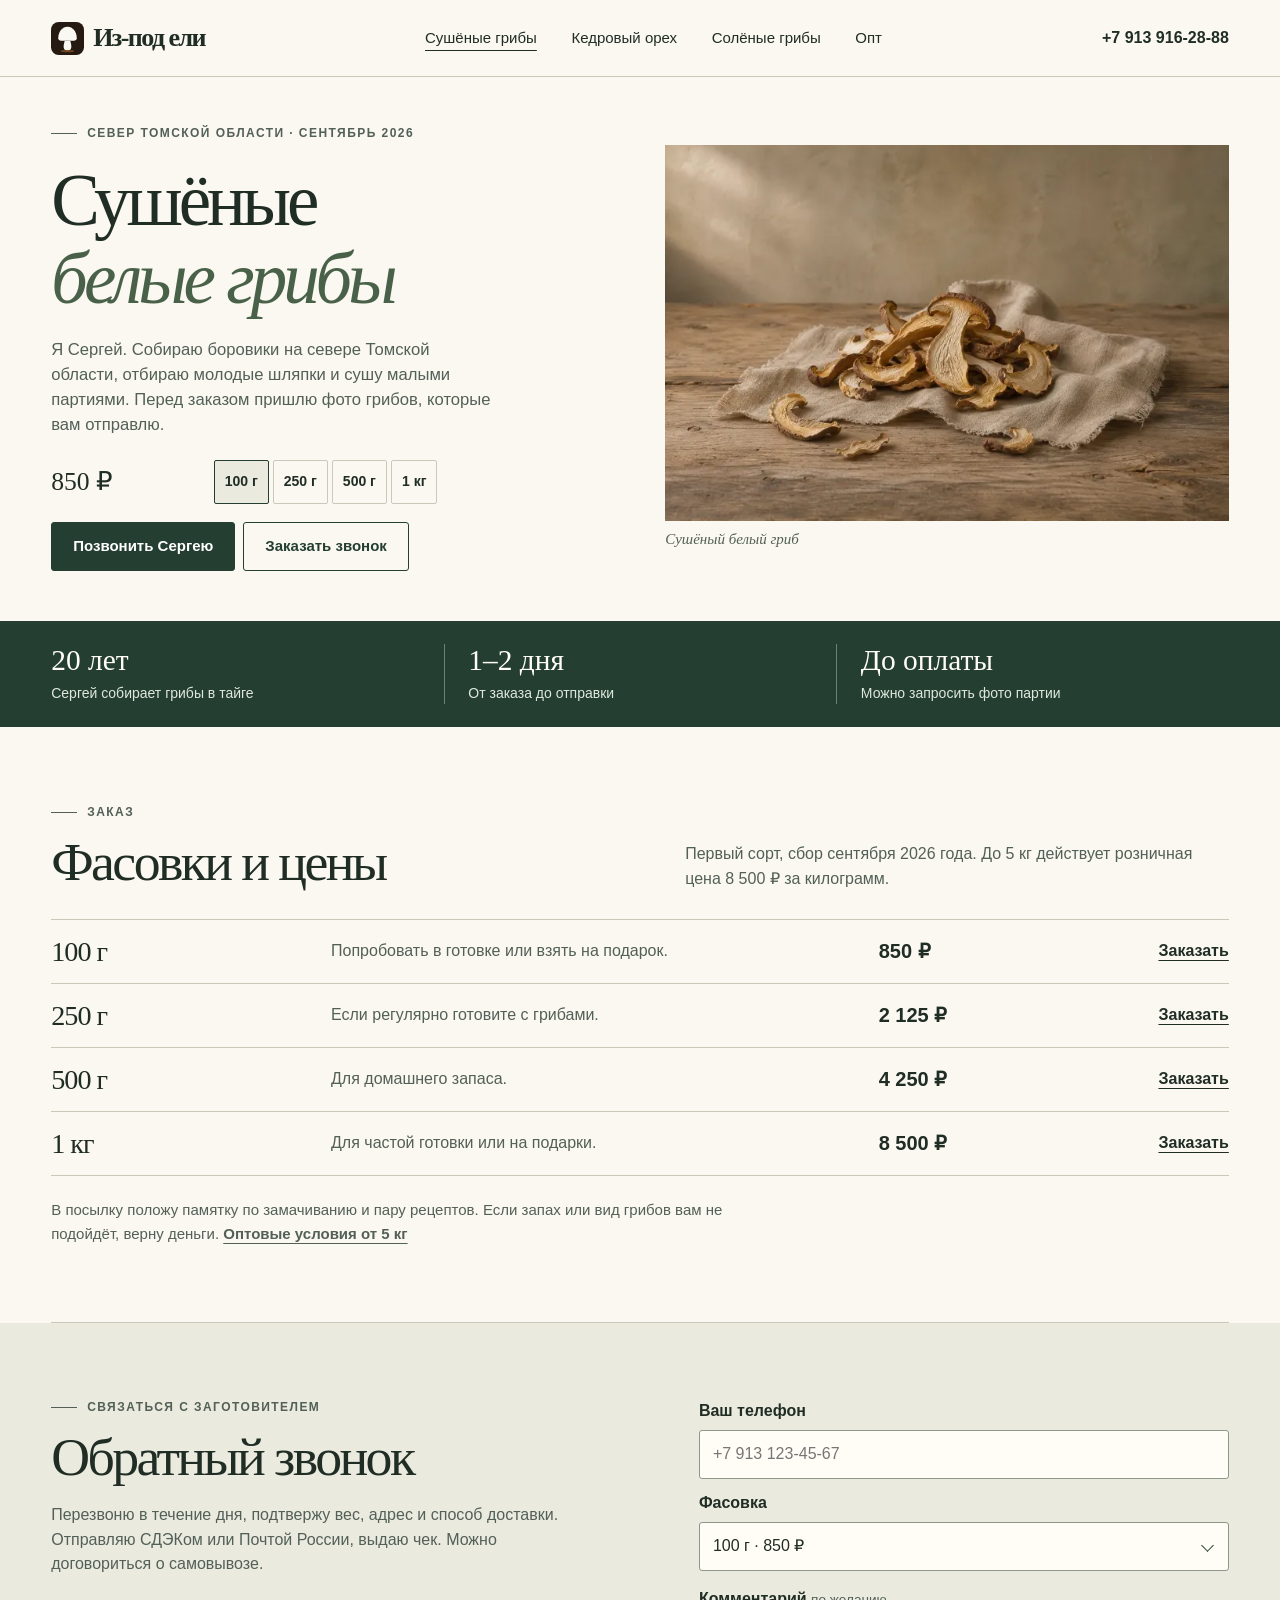
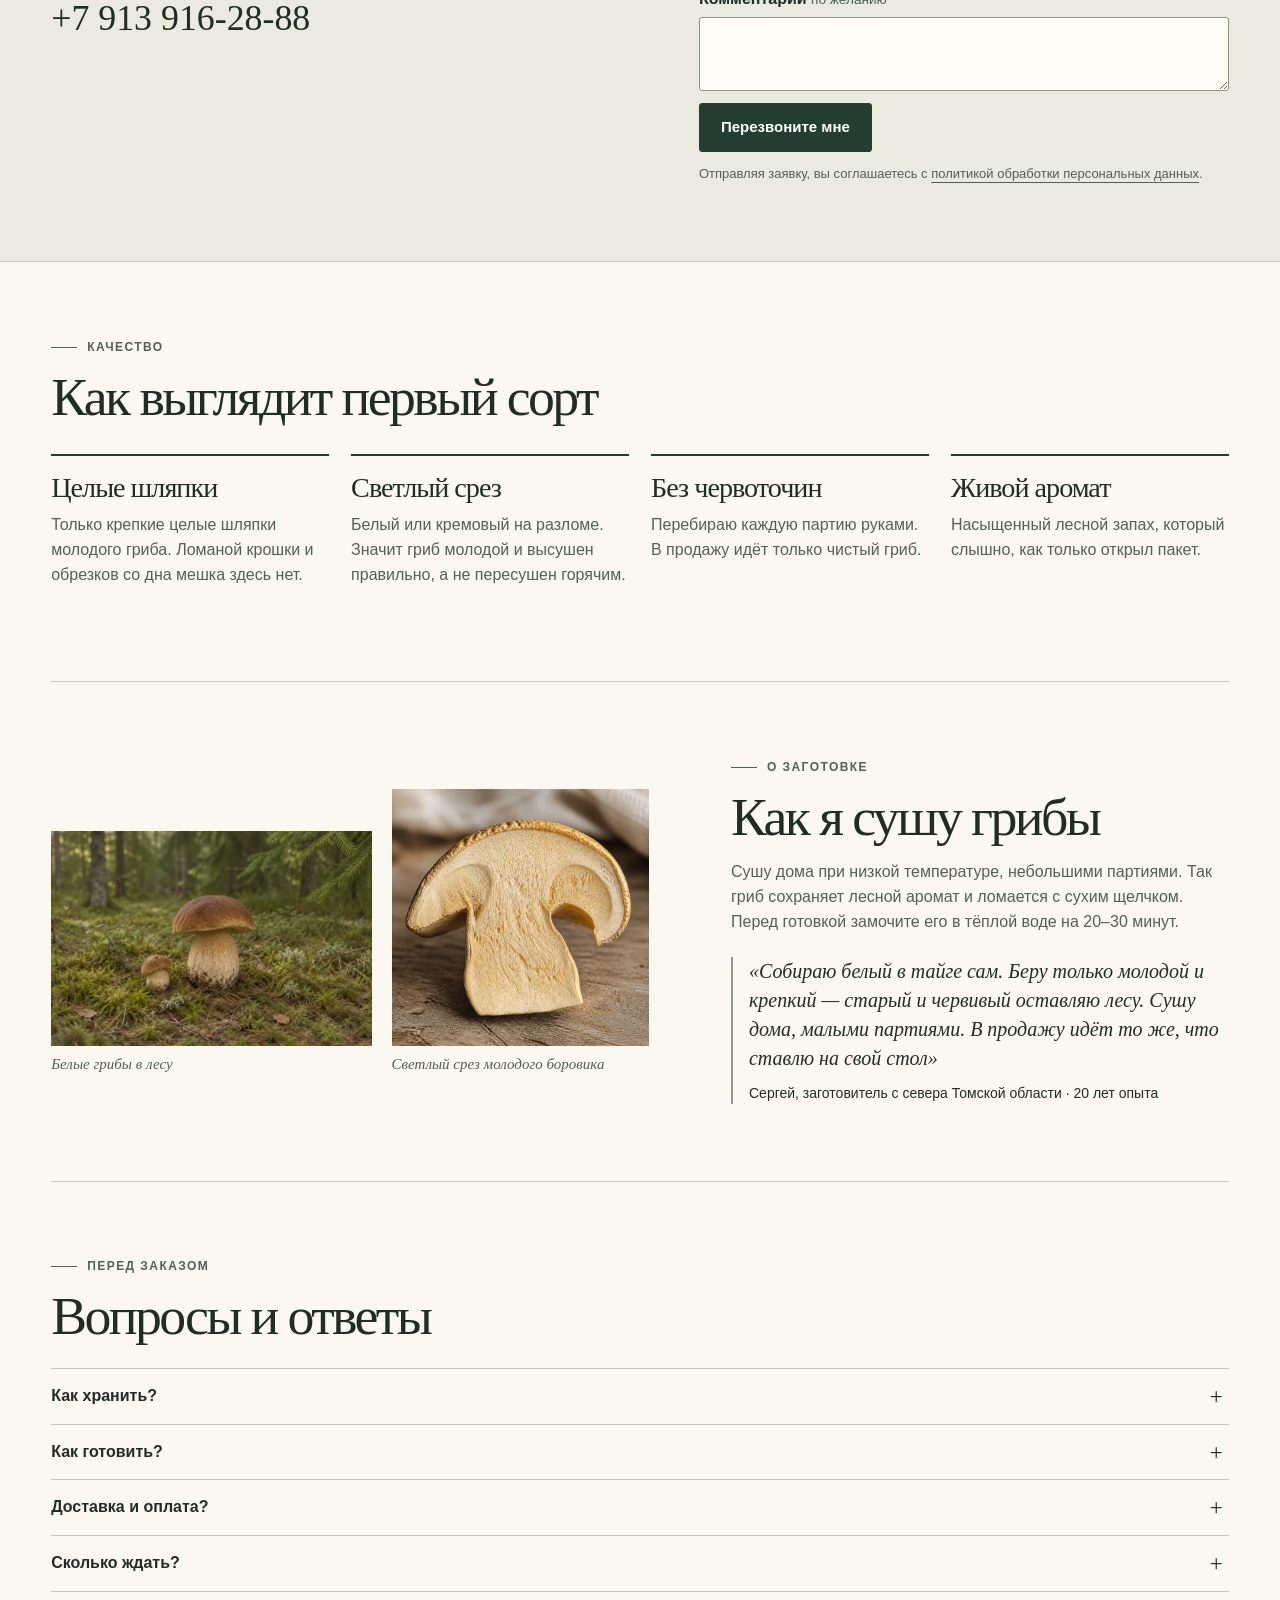
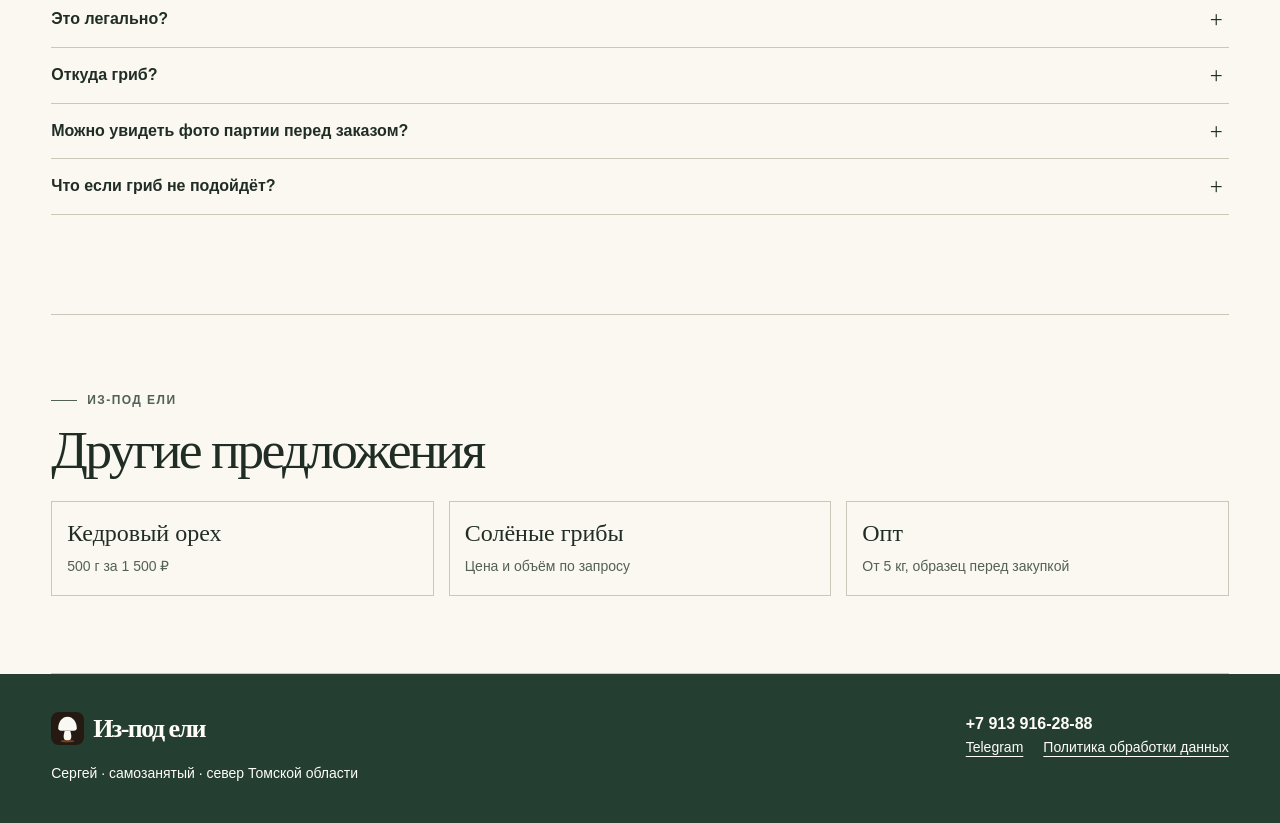
<file: index.html>
<!doctype html>
<html lang="ru">
  <head>
    <meta charset="utf-8" />
    <meta
      name="viewport"
      content="width=device-width,initial-scale=1,viewport-fit=cover"
    />
    <title>
      Сушёные белые грибы из Томской области — от 850 ₽ за 100 г | Из-под ели
    </title>
    <meta
      name="description"
      content="Белые грибы первого сорта от Сергея, сбор сентября 2026 года. 100 г за 850 ₽. Фото партии до оплаты, отправка по России за 1–2 дня. Заказ по телефону."
    />
    <link rel="canonical" href="https://taiga.borozdov.ru/" />
    <meta name="theme-color" content="#243e32" />
    <meta name="yandex-verification" content="80f947e774535d84" />
    <meta property="og:type" content="website" />
    <meta property="og:locale" content="ru_RU" />
    <meta property="og:site_name" content="Из-под ели" />
    <meta
      property="og:title"
      content="Сушёные белые грибы из Томской области — от 850 ₽ за 100 г | Из-под ели"
    />
    <meta
      property="og:description"
      content="Белые грибы первого сорта от Сергея, сбор сентября 2026 года. 100 г за 850 ₽. Фото партии до оплаты, отправка по России за 1–2 дня. Заказ по телефону."
    />
    <meta property="og:url" content="https://taiga.borozdov.ru/" />
    <meta
      property="og:image"
      content="https://taiga.borozdov.ru/assets/porcini-dried.webp"
    />
    <meta name="twitter:card" content="summary_large_image" />
    <meta
      name="twitter:title"
      content="Сушёные белые грибы из Томской области — от 850 ₽ за 100 г | Из-под ели"
    />
    <meta
      name="twitter:description"
      content="Белые грибы первого сорта от Сергея, сбор сентября 2026 года. 100 г за 850 ₽. Фото партии до оплаты, отправка по России за 1–2 дня. Заказ по телефону."
    />
    <meta
      name="twitter:image"
      content="https://taiga.borozdov.ru/assets/porcini-dried.webp"
    />
    <link rel="icon" href="/assets/favicon.svg" />
    <link rel="apple-touch-icon" href="/assets/apple-touch-icon.png" />
    <link rel="stylesheet" href="/assets/store.css?v=20261121-2" />
    <script type="module" src="/assets/store.js?v=20261121-2"></script>
    <script type="application/ld+json">
      {
        "@context": "https://schema.org",
        "@graph": [
          {
            "@type": "Store",
            "@id": "https://taiga.borozdov.ru/#business",
            "name": "Из-под ели",
            "description": "Дикий сушёный белый гриб ручного сбора, сбор в сентябре 2026 года. Розничная продажа от 100 г.",
            "url": "https://taiga.borozdov.ru/",
            "image": "https://taiga.borozdov.ru/assets/porcini-dried.webp",
            "priceRange": "850 - 8500 RUB",
            "areaServed": "RU",
            "address": {
              "@type": "PostalAddress",
              "addressRegion": "Томская область",
              "addressCountry": "RU"
            },
            "telephone": "+79139162888",
            "sameAs": ["https://t.me/Borozdov13"]
          },
          {
            "@type": "Product",
            "name": "Сушёный белый гриб, 100 г",
            "description": "Дикий сушёный белый гриб ручного сбора, сбор в сентябре 2026 года. Минимальный заказ, попробовать в готовке или на подарок.",
            "image": "https://taiga.borozdov.ru/assets/product-sacks.webp",
            "sku": "grib-100g",
            "brand": {
              "@type": "Brand",
              "name": "Из-под ели"
            },
            "offers": {
              "@type": "Offer",
              "url": "https://taiga.borozdov.ru/#buy",
              "priceCurrency": "RUB",
              "price": "850",
              "availability": "https://schema.org/InStock",
              "itemCondition": "https://schema.org/NewCondition",
              "seller": {
                "@id": "https://taiga.borozdov.ru/#business"
              }
            }
          },
          {
            "@type": "Product",
            "name": "Сушёный белый гриб, 250 г",
            "description": "Дикий сушёный белый гриб ручного сбора, сбор в сентябре 2026 года. Для тех, кто готовит регулярно.",
            "image": "https://taiga.borozdov.ru/assets/product-sacks.webp",
            "sku": "grib-250g",
            "brand": {
              "@type": "Brand",
              "name": "Из-под ели"
            },
            "offers": {
              "@type": "Offer",
              "url": "https://taiga.borozdov.ru/#buy",
              "priceCurrency": "RUB",
              "price": "2125",
              "availability": "https://schema.org/InStock",
              "itemCondition": "https://schema.org/NewCondition",
              "seller": {
                "@id": "https://taiga.borozdov.ru/#business"
              }
            }
          },
          {
            "@type": "Product",
            "name": "Сушёный белый гриб, 500 г",
            "description": "Дикий сушёный белый гриб ручного сбора, сбор в сентябре 2026 года. Для домашних запасов, хватает надолго.",
            "image": "https://taiga.borozdov.ru/assets/product-sacks.webp",
            "sku": "grib-500g",
            "brand": {
              "@type": "Brand",
              "name": "Из-под ели"
            },
            "offers": {
              "@type": "Offer",
              "url": "https://taiga.borozdov.ru/#buy",
              "priceCurrency": "RUB",
              "price": "4250",
              "availability": "https://schema.org/InStock",
              "itemCondition": "https://schema.org/NewCondition",
              "seller": {
                "@id": "https://taiga.borozdov.ru/#business"
              }
            }
          },
          {
            "@type": "Product",
            "name": "Сушёный белый гриб, 1 кг",
            "description": "Дикий сушёный белый гриб ручного сбора, сбор в сентябре 2026 года. Активным кулинарам и в подарок.",
            "image": "https://taiga.borozdov.ru/assets/product-sacks.webp",
            "sku": "grib-1kg",
            "brand": {
              "@type": "Brand",
              "name": "Из-под ели"
            },
            "offers": {
              "@type": "Offer",
              "url": "https://taiga.borozdov.ru/#buy",
              "priceCurrency": "RUB",
              "price": "8500",
              "availability": "https://schema.org/InStock",
              "itemCondition": "https://schema.org/NewCondition",
              "seller": {
                "@id": "https://taiga.borozdov.ru/#business"
              }
            }
          },
          {
            "@type": "FAQPage",
            "mainEntity": [
              {
                "@type": "Question",
                "name": "Как хранить?",
                "acceptedAnswer": {
                  "@type": "Answer",
                  "text": "В сухом месте, в закрытой упаковке. При правильной сушке хранится до года без потери аромата."
                }
              },
              {
                "@type": "Question",
                "name": "Как готовить?",
                "acceptedAnswer": {
                  "@type": "Answer",
                  "text": "Замочить в тёплой воде на 20–30 минут, затем как свежие — в суп, ризотто, соус. Настой не выливать, в нём много вкуса."
                }
              },
              {
                "@type": "Question",
                "name": "Доставка и оплата?",
                "acceptedAnswer": {
                  "@type": "Answer",
                  "text": "Отправляю по России (СДЭК / Почта России). Оплата картой или при получении. Самовывоз — по договорённости."
                }
              },
              {
                "@type": "Question",
                "name": "Сколько ждать?",
                "acceptedAnswer": {
                  "@type": "Answer",
                  "text": "Отправляю в течение 1–2 дней после заказа."
                }
              },
              {
                "@type": "Question",
                "name": "Это легально?",
                "acceptedAnswer": {
                  "@type": "Answer",
                  "text": "Да. Собираю и сушу сам, оформлен как самозанятый, выдаю чек."
                }
              },
              {
                "@type": "Question",
                "name": "Откуда гриб?",
                "acceptedAnswer": {
                  "@type": "Answer",
                  "text": "Север Томской области, сбор в сентябре 2026 года. Знаю каждую партию."
                }
              },
              {
                "@type": "Question",
                "name": "Можно увидеть фото партии перед заказом?",
                "acceptedAnswer": {
                  "@type": "Answer",
                  "text": "Да, всегда пришлю свежие фото или видео текущей партии в Telegram — до оплаты."
                }
              },
              {
                "@type": "Question",
                "name": "Что если гриб не подойдёт?",
                "acceptedAnswer": {
                  "@type": "Answer",
                  "text": "Верну деньги без вопросов — для этого и есть минимальный заказ от 100 г, а не сразу килограмм."
                }
              }
            ]
          }
        ]
      }
    </script>
    <script type="text/javascript">
      (function (m, e, t, r, i, k, a) {
        m[i] =
          m[i] ||
          function () {
            (m[i].a = m[i].a || []).push(arguments);
          };
        m[i].l = 1 * new Date();
        for (var j = 0; j < document.scripts.length; j++) {
          if (document.scripts[j].src === r) {
            return;
          }
        }
        ((k = e.createElement(t)),
          (a = e.getElementsByTagName(t)[0]),
          (k.async = 1),
          (k.src = r),
          a.parentNode.insertBefore(k, a));
      })(
        window,
        document,
        "script",
        "https://mc.yandex.ru/metrika/tag.js?id=110874795",
        "ym",
      );

      ym(110874795, "init", {
        ssr: true,
        webvisor: true,
        clickmap: true,
        ecommerce: "dataLayer",
        referrer: document.referrer,
        url: location.href,
        accurateTrackBounce: true,
        trackLinks: true,
      });
    </script>
  </head>
  <body id="top">
    <noscript
      ><img
        src="https://mc.yandex.ru/watch/110874795"
        width="1"
        height="1"
        alt=""
    /></noscript>
    <header>
      <div class="wrap header-in">
        <a class="brand" href="/"
          ><img src="/assets/favicon.svg" alt="" width="33" height="33" />Из-под
          ели</a
        >
        <nav aria-label="Продукция">
          <a href="/" aria-current="page">Сушёные грибы</a
          ><a href="/kedr">Кедровый орех</a><a href="/salted">Солёные грибы</a
          ><a href="/opt">Опт</a>
        </nav>
        <a class="head-tel" href="tel:+79139162888">+7 913 916-28-88</a>
      </div>
    </header>
    <main>
      <section class="wrap hero">
        <div class="hero-text">
          <p class="eyebrow">Север Томской области · сентябрь 2026</p>
          <h1>Сушёные <em>белые грибы</em></h1>
          <p class="hero-copy">
            Я Сергей. Собираю боровики на севере Томской области, отбираю
            молодые шляпки и сушу малыми партиями. Перед заказом пришлю фото
            грибов, которые вам отправлю.
          </p>
          <div class="offer">
            <strong class="price" id="hero-price" aria-live="polite"
              >850 ₽</strong
            >
            <div class="packs" role="group" aria-label="Вес заказа">
              <button type="button" data-pack="100 г" aria-pressed="true">
                100 г</button
              ><button type="button" data-pack="250 г" aria-pressed="false">
                250 г</button
              ><button type="button" data-pack="500 г" aria-pressed="false">
                500 г</button
              ><button type="button" data-pack="1 кг" aria-pressed="false">
                1 кг
              </button>
            </div>
          </div>
          <div class="actions">
            <a class="btn primary" href="tel:+79139162888">Позвонить Сергею</a
            ><a class="btn" href="#request">Заказать звонок</a>
          </div>
        </div>
        <figure class="hero-photo">
          <img
            src="/assets/porcini-dried.webp"
            srcset="
              /assets/porcini-dried-mobile.webp  720w,
              /assets/porcini-dried.webp        1440w
            "
            sizes="(max-width:720px) 92vw, 46vw"
            width="1440"
            height="960"
            alt="Ломтики сушёных белых грибов на льняном полотне"
            fetchpriority="high"
            decoding="async"
          />
          <figcaption>Сушёный белый гриб</figcaption>
        </figure>
      </section>
      <div class="facts">
        <div class="wrap fact-grid">
          <div>
            <strong>20 лет</strong><span>Сергей собирает грибы в тайге</span>
          </div>
          <div><strong>1–2 дня</strong><span>От заказа до отправки</span></div>
          <div>
            <strong>До оплаты</strong><span>Можно запросить фото партии</span>
          </div>
        </div>
      </div>
      <section class="section wrap" id="buy">
        <div class="section-head">
          <div>
            <p class="eyebrow">Заказ</p>
            <h2>Фасовки и цены</h2>
          </div>
          <p>
            Первый сорт, сбор сентября 2026 года. До 5 кг действует розничная
            цена 8 500 ₽ за килограмм.
          </p>
        </div>
        <div class="price-list">
          <div class="price-row">
            <h3>100 г</h3>
            <span>Попробовать в готовке или взять на подарок.</span
            ><strong>850 ₽</strong
            ><a
              href="#request"
              data-order="100 г"
              aria-label="Заказать звонок, 100 г"
              >Заказать</a
            >
          </div>
          <div class="price-row">
            <h3>250 г</h3>
            <span>Если регулярно готовите с грибами.</span
            ><strong>2 125 ₽</strong
            ><a
              href="#request"
              data-order="250 г"
              aria-label="Заказать звонок, 250 г"
              >Заказать</a
            >
          </div>
          <div class="price-row">
            <h3>500 г</h3>
            <span>Для домашнего запаса.</span><strong>4 250 ₽</strong
            ><a
              href="#request"
              data-order="500 г"
              aria-label="Заказать звонок, 500 г"
              >Заказать</a
            >
          </div>
          <div class="price-row">
            <h3>1 кг</h3>
            <span>Для частой готовки или на подарки.</span
            ><strong>8 500 ₽</strong
            ><a
              href="#request"
              data-order="1 кг"
              aria-label="Заказать звонок, 1 кг"
              >Заказать</a
            >
          </div>
        </div>
        <p class="fine">
          В посылку положу памятку по замачиванию и пару рецептов. Если запах
          или вид грибов вам не подойдёт, верну деньги.
          <a class="text-link" href="/opt">Оптовые условия от 5 кг</a>
        </p>
      </section>
      <section class="section callback" id="request">
        <div class="wrap callback-grid">
          <div>
            <p class="eyebrow">Связаться с заготовителем</p>
            <h2>Обратный звонок</h2>
            <p class="intro">
              Перезвоню в течение дня, подтвержу вес, адрес и способ доставки.
              Отправляю СДЭКом или Почтой России, выдаю чек. Можно договориться
              о самовывозе.
            </p>
            <a class="large-tel" href="tel:+79139162888">+7 913 916-28-88</a>
          </div>
          <div>
            <form
              id="callback"
              method="post"
              data-source="retail"
              class="ym-hide-content"
              hidden
            >
              <label for="phone">Ваш телефон</label
              ><input
                id="phone"
                type="tel"
                name="phone"
                autocomplete="tel"
                inputmode="tel"
                maxlength="40"
                required
                class="ym-disable-keys"
                aria-describedby="phone-error"
                placeholder="+7 913 123-45-67"
              />
              <p id="phone-error" class="error" aria-live="polite"></p>
              <div class="weight-picker">
                <span class="field-label" id="weight-label">Фасовка</span>
                <details id="weight-picker">
                  <summary aria-labelledby="weight-label weight-current">
                    <span id="weight-current">100 г · 850 ₽</span>
                  </summary>
                  <div
                    class="weight-menu"
                    role="radiogroup"
                    aria-labelledby="weight-label"
                  >
                    <label class="weight-option"
                      ><input
                        type="radio"
                        name="interest"
                        value="100 г"
                        data-price="850 ₽"
                        checked
                      /><span>100 г</span
                      ><span class="option-price">850 ₽</span></label
                    >
                    <label class="weight-option"
                      ><input
                        type="radio"
                        name="interest"
                        value="250 г"
                        data-price="2 125 ₽"
                      /><span>250 г</span
                      ><span class="option-price">2 125 ₽</span></label
                    >
                    <label class="weight-option"
                      ><input
                        type="radio"
                        name="interest"
                        value="500 г"
                        data-price="4 250 ₽"
                      /><span>500 г</span
                      ><span class="option-price">4 250 ₽</span></label
                    >
                    <label class="weight-option"
                      ><input
                        type="radio"
                        name="interest"
                        value="1 кг"
                        data-price="8 500 ₽"
                      /><span>1 кг</span
                      ><span class="option-price">8 500 ₽</span></label
                    >
                  </div>
                </details>
              </div>

              <label for="msg">Комментарий <small>по желанию</small></label
              ><textarea
                class="ym-disable-keys"
                id="msg"
                name="msg"
                rows="2"
                maxlength="900"
              ></textarea>

              <button class="btn primary" type="submit">Перезвоните мне</button>
              <p class="fine">
                Отправляя заявку, вы соглашаетесь с
                <a href="/privacy">политикой обработки персональных данных</a>.
              </p>
            </form>
            <noscript
              ><p>
                Для заказа позвоните Сергею по указанному номеру.
              </p></noscript
            >
            <p id="form-status" role="status" tabindex="-1"></p>
          </div>
        </div>
      </section>
      <section class="section wrap" id="product">
        <p class="eyebrow">Качество</p>
        <h2>Как выглядит первый сорт</h2>
        <div class="feature-grid">
          <article class="feature">
            <h3>Целые шляпки</h3>
            <p>
              Только крепкие целые шляпки молодого гриба. Ломаной крошки и
              обрезков со дна мешка здесь нет.
            </p>
          </article>
          <article class="feature">
            <h3>Светлый срез</h3>
            <p>
              Белый или кремовый на разломе. Значит гриб молодой и высушен
              правильно, а не пересушен горячим.
            </p>
          </article>
          <article class="feature">
            <h3>Без червоточин</h3>
            <p>
              Перебираю каждую партию руками. В продажу идёт только чистый гриб.
            </p>
          </article>
          <article class="feature">
            <h3>Живой аромат</h3>
            <p>
              Насыщенный лесной запах, который слышно, как только открыл пакет.
            </p>
          </article>
        </div>
      </section>
      <section class="section wrap story" id="how">
        <div class="story-series">
          <figure class="story-photo">
            <img
              src="/assets/porcini-forest.webp"
              srcset="
                /assets/porcini-forest-mobile.webp  720w,
                /assets/porcini-forest.webp        1440w
              "
              sizes="(max-width:720px) 92vw, 46vw"
              width="1440"
              height="960"
              alt="Два молодых боровика во мху под елью"
              loading="lazy"
              decoding="async"
            />
            <figcaption>Белые грибы в лесу</figcaption>
          </figure>
          <figure class="story-photo">
            <img
              src="/assets/macro-srez.webp"
              srcset="
                /assets/macro-srez-mobile.webp  720w,
                /assets/macro-srez.webp        1254w
              "
              sizes="(max-width:720px) 92vw, 46vw"
              width="1254"
              height="1254"
              alt="Светлый срез молодого боровика"
              loading="lazy"
              decoding="async"
            />
            <figcaption>Светлый срез молодого боровика</figcaption>
          </figure>
        </div>
        <div>
          <p class="eyebrow">О заготовке</p>
          <h2>Как я сушу грибы</h2>
          <p>
            Сушу дома при низкой температуре, небольшими партиями. Так гриб
            сохраняет лесной аромат и ломается с сухим щелчком. Перед готовкой
            замочите его в тёплой воде на 20–30 минут.
          </p>
          <blockquote>
            «Собираю белый в тайге сам. Беру только молодой и крепкий — старый и
            червивый оставляю лесу. Сушу дома, малыми партиями. В продажу идёт
            то же, что ставлю на свой стол»<cite
              >Сергей, заготовитель с севера Томской области · 20 лет
              опыта</cite
            >
          </blockquote>
        </div>
      </section>
      <section class="section wrap">
        <p class="eyebrow">Перед заказом</p>
        <h2>Вопросы и ответы</h2>
        <div class="faq-list">
          <details>
            <summary>Как хранить?</summary>
            <p>
              В сухом месте, в закрытой упаковке. При правильной сушке хранится
              до года без потери аромата.
            </p>
          </details>
          <details>
            <summary>Как готовить?</summary>
            <p>
              Замочить в тёплой воде на 20–30 минут, затем как свежие — в суп,
              ризотто, соус. Настой не выливать, в нём много вкуса.
            </p>
          </details>
          <details>
            <summary>Доставка и оплата?</summary>
            <p>
              Отправляю по России (СДЭК / Почта России). Оплата картой или при
              получении. Самовывоз — по договорённости.
            </p>
          </details>
          <details>
            <summary>Сколько ждать?</summary>
            <p>Отправляю в течение 1–2 дней после заказа.</p>
          </details>
          <details>
            <summary>Это легально?</summary>
            <p>Да. Собираю и сушу сам, оформлен как самозанятый, выдаю чек.</p>
          </details>
          <details>
            <summary>Откуда гриб?</summary>
            <p>
              Север Томской области, сбор в сентябре 2026 года. Знаю каждую
              партию.
            </p>
          </details>
          <details>
            <summary>Можно увидеть фото партии перед заказом?</summary>
            <p>
              Да, всегда пришлю свежие фото или видео текущей партии в Telegram
              — до оплаты.
            </p>
          </details>
          <details>
            <summary>Что если гриб не подойдёт?</summary>
            <p>
              Верну деньги без вопросов — для этого и есть минимальный заказ от
              100 г, а не сразу килограмм.
            </p>
          </details>
        </div>
      </section>
      <section class="section wrap" id="wholesale">
        <p class="eyebrow">Из-под ели</p>
        <h2>Другие предложения</h2>
        <div class="related">
          <a href="/kedr"
            ><strong>Кедровый орех</strong><span>500 г за 1 500 ₽</span></a
          ><a href="/salted"
            ><strong>Солёные грибы</strong
            ><span>Цена и объём по запросу</span></a
          ><a href="/opt"
            ><strong>Опт</strong><span>От 5 кг, образец перед закупкой</span></a
          >
        </div>
      </section>
    </main>
    <footer>
      <div class="wrap foot">
        <div>
          <a class="brand" href="/"
            ><img
              src="/assets/favicon.svg"
              alt=""
              width="33"
              height="33"
            />Из-под ели</a
          >
          <p>Сергей · самозанятый · север Томской области</p>
        </div>
        <div>
          <a class="head-tel" href="tel:+79139162888">+7 913 916-28-88</a>
          <div class="foot-links">
            <a href="https://t.me/Borozdov13">Telegram</a
            ><a href="/privacy">Политика обработки данных</a>
          </div>
        </div>
      </div>
    </footer>
    <div class="mobile-actions" aria-label="Связаться с Сергеем">
      <a class="btn primary" href="tel:+79139162888">Позвонить</a
      ><a class="btn" href="#request">Заказать звонок</a>
    </div>
  </body>
</html>
</file>
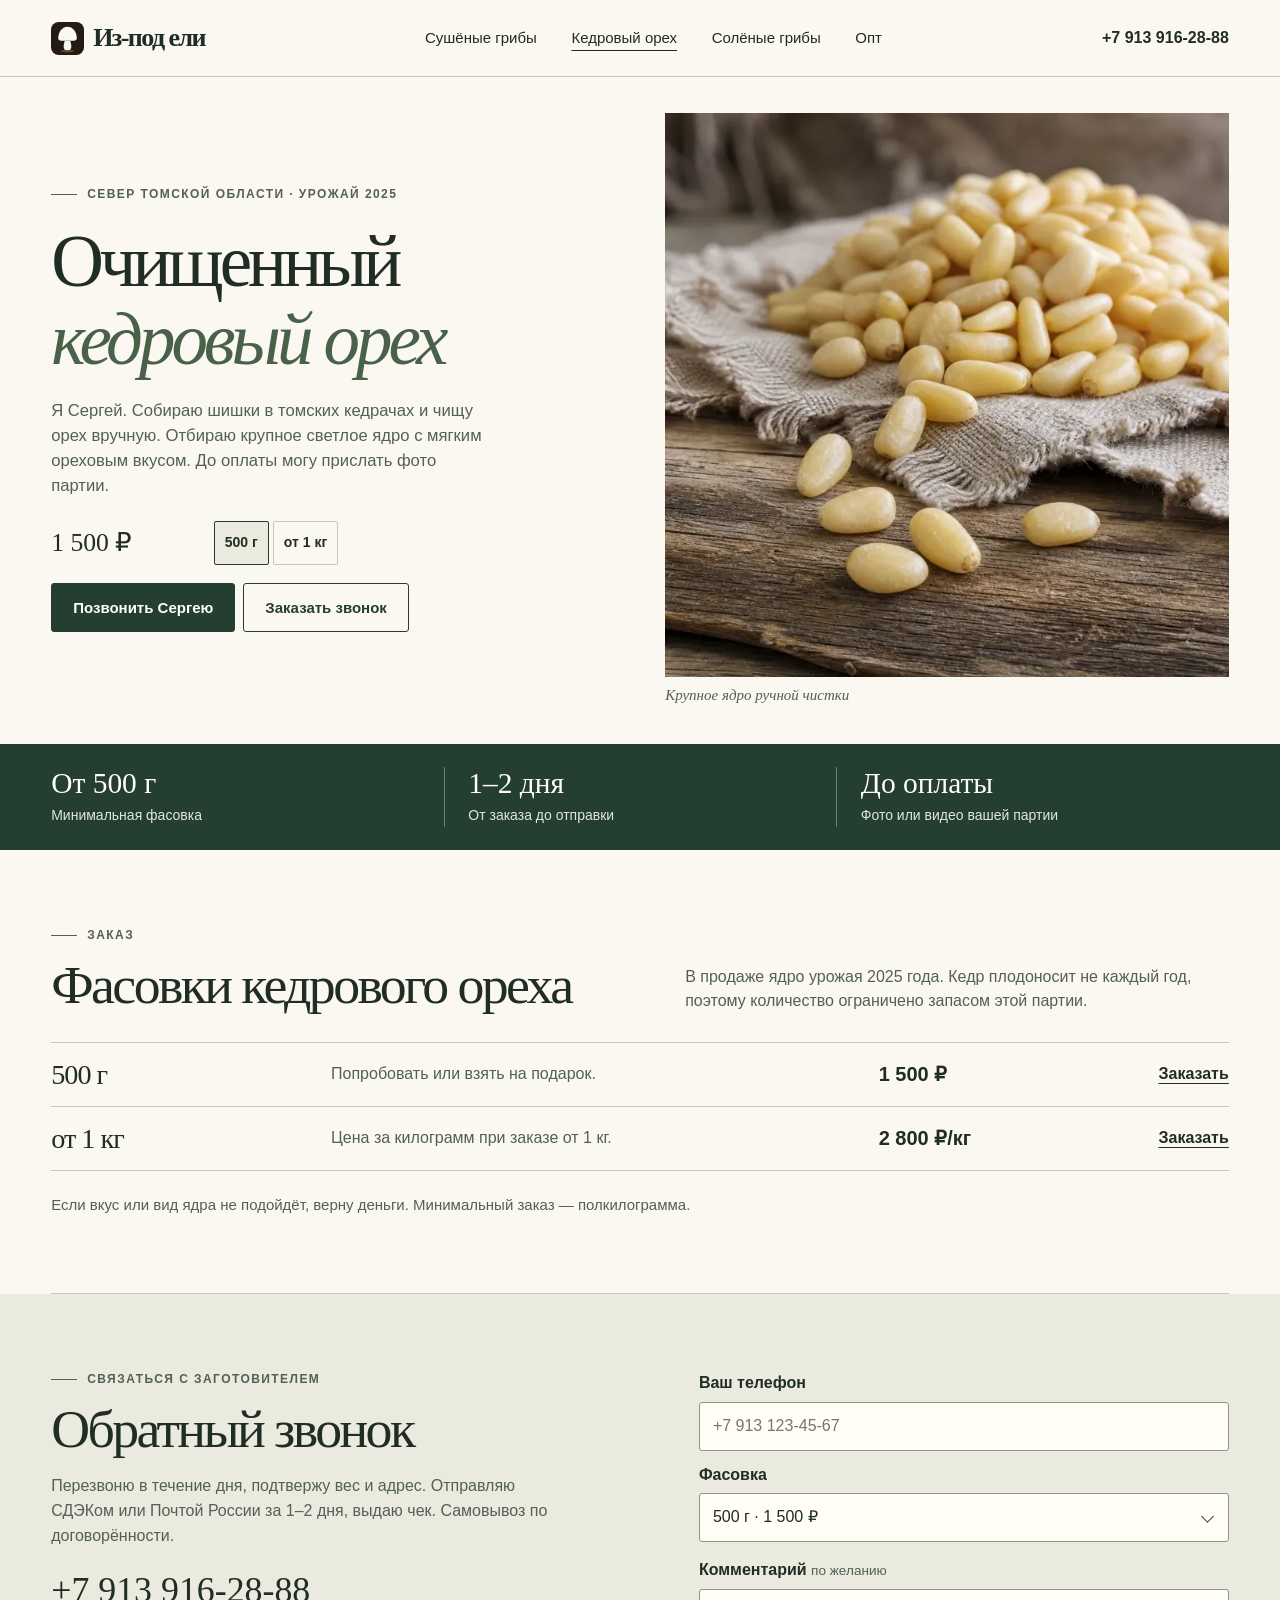
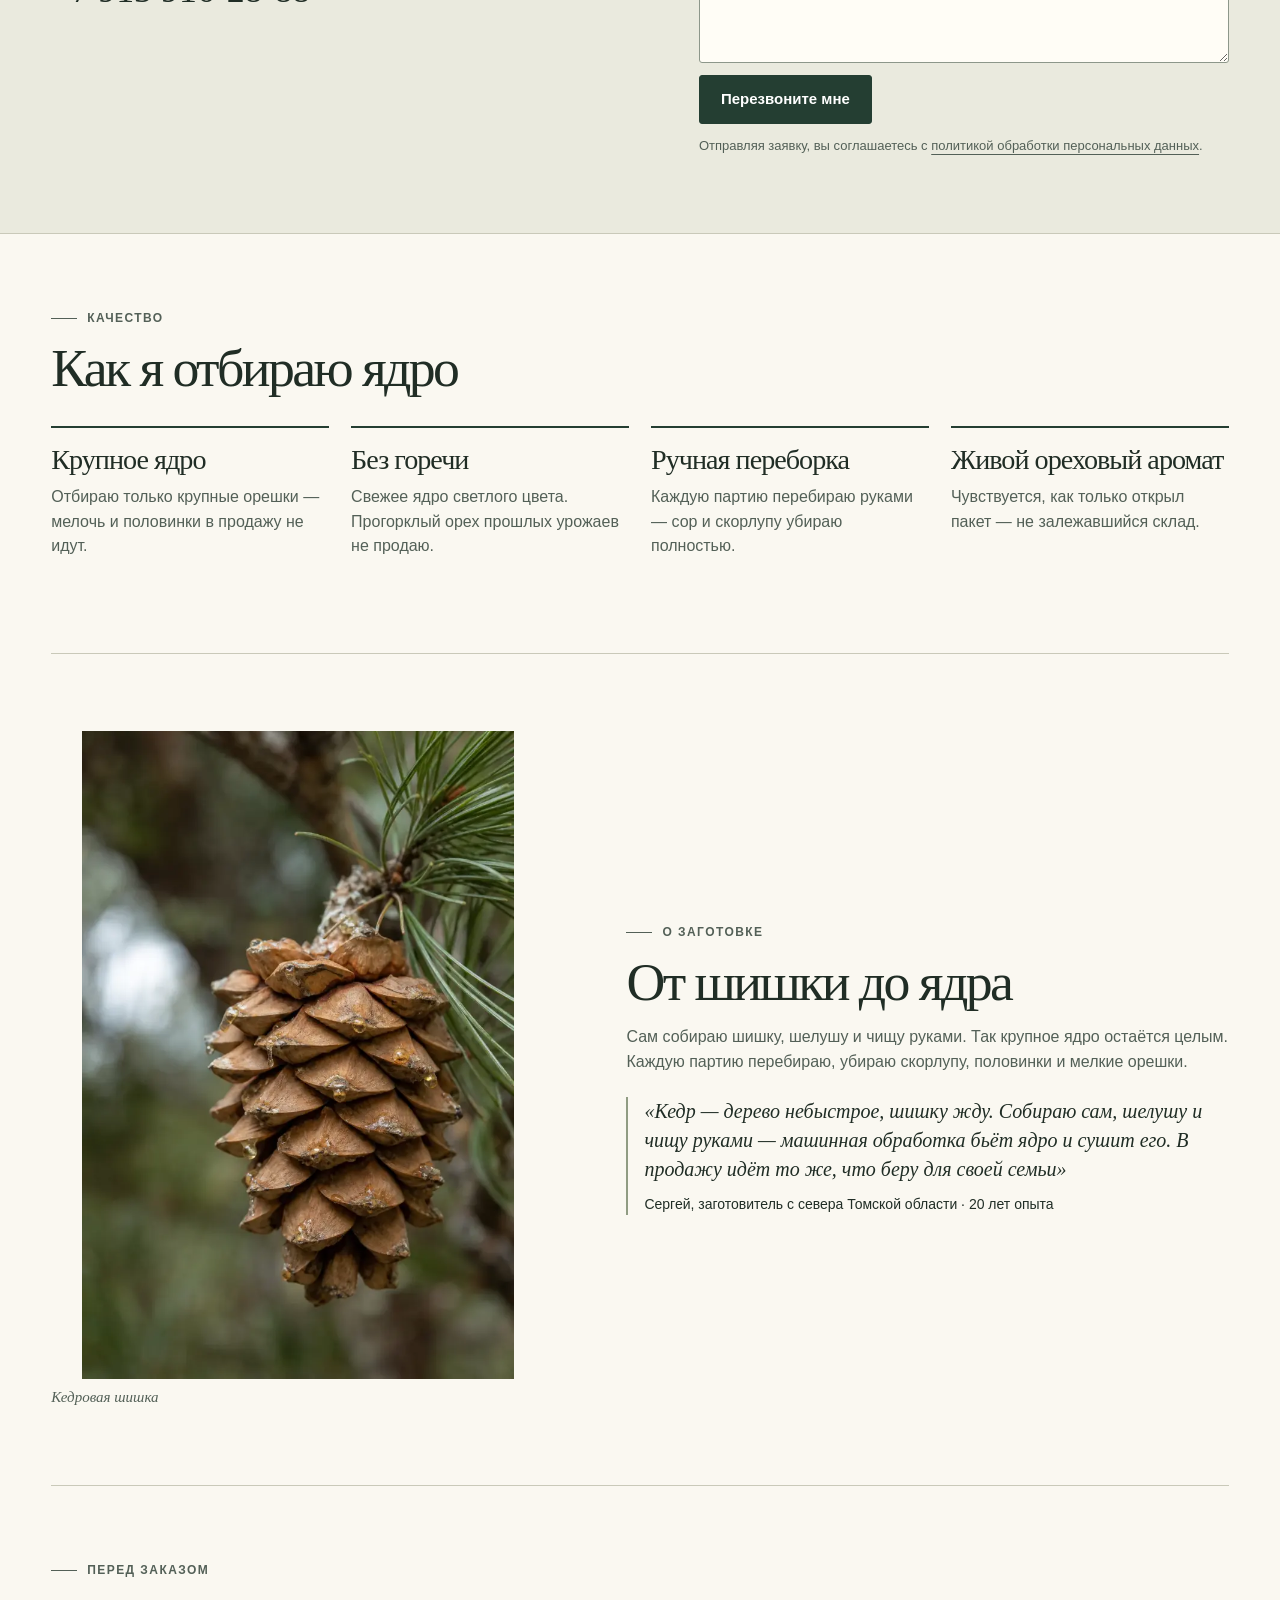
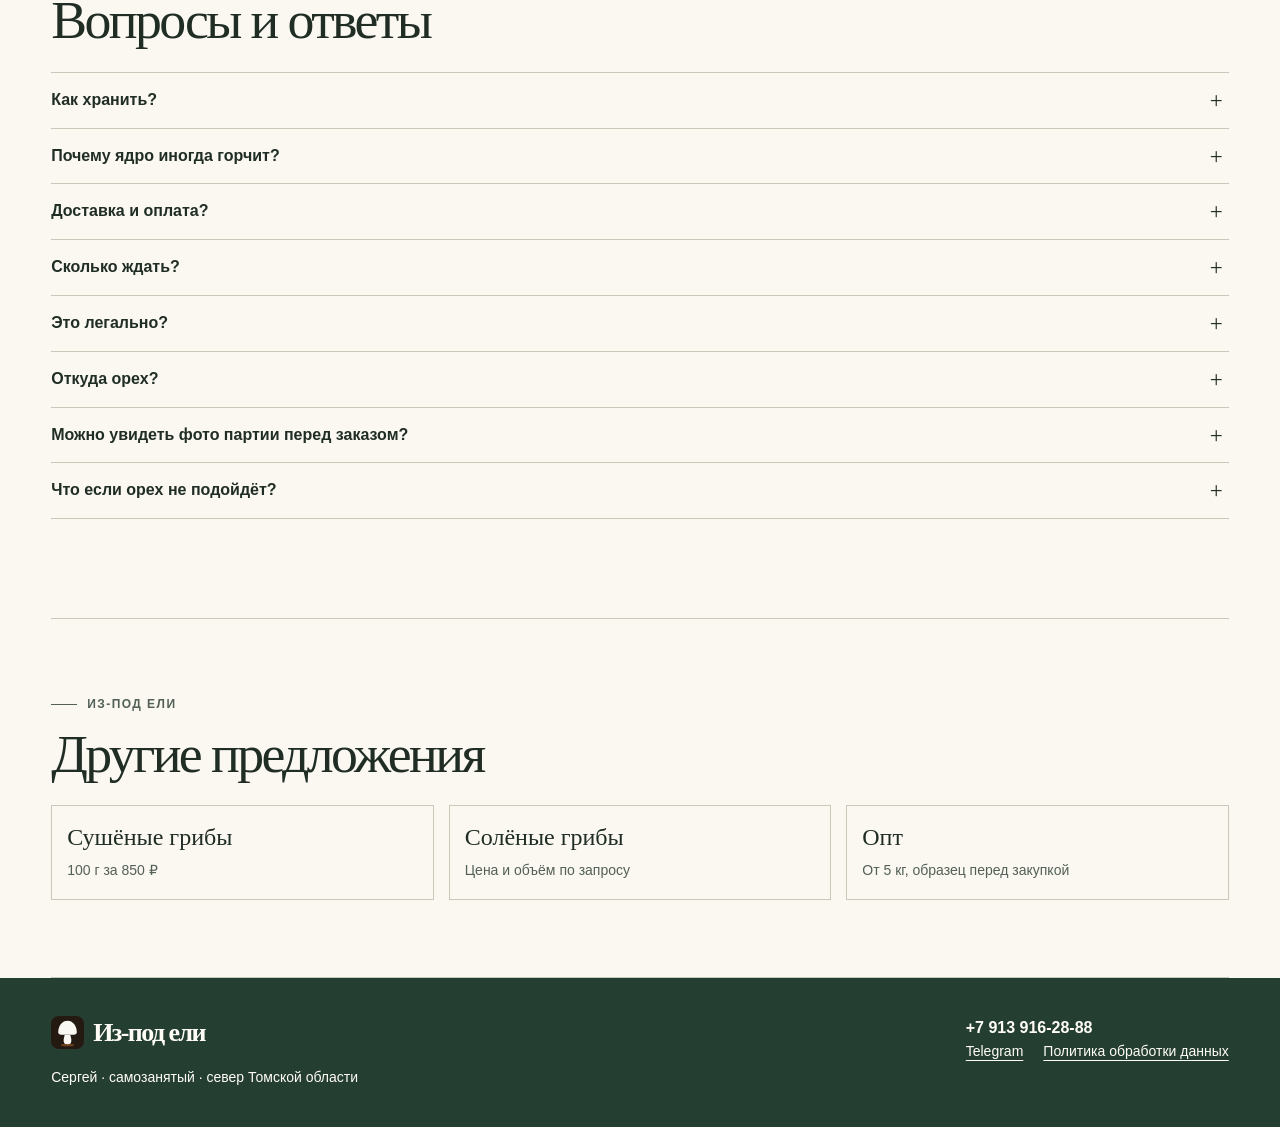
<file: kedr.html>
<!doctype html>
<html lang="ru">
  <head>
    <meta charset="utf-8" />
    <meta
      name="viewport"
      content="width=device-width,initial-scale=1,viewport-fit=cover"
    />
    <title>Кедровый орех очищенный — 1 500 ₽ за 500 г | Из-под ели</title>
    <meta
      name="description"
      content="Крупное светлое ядро из Томской области, урожай 2025 года. 500 г за 1 500 ₽, от 1 кг по 2 800 ₽/кг. Ручная чистка, доставка по России. Заказ по телефону."
    />
    <link rel="canonical" href="https://taiga.borozdov.ru/kedr" />
    <meta name="theme-color" content="#243e32" />
    <meta name="yandex-verification" content="80f947e774535d84" />
    <meta property="og:type" content="website" />
    <meta property="og:locale" content="ru_RU" />
    <meta property="og:site_name" content="Из-под ели" />
    <meta
      property="og:title"
      content="Кедровый орех очищенный — 1 500 ₽ за 500 г | Из-под ели"
    />
    <meta
      property="og:description"
      content="Крупное светлое ядро из Томской области, урожай 2025 года. 500 г за 1 500 ₽, от 1 кг по 2 800 ₽/кг. Ручная чистка, доставка по России. Заказ по телефону."
    />
    <meta property="og:url" content="https://taiga.borozdov.ru/kedr" />
    <meta
      property="og:image"
      content="https://taiga.borozdov.ru/assets/kedr-hero.webp"
    />
    <meta name="twitter:card" content="summary_large_image" />
    <meta
      name="twitter:title"
      content="Кедровый орех очищенный — 1 500 ₽ за 500 г | Из-под ели"
    />
    <meta
      name="twitter:description"
      content="Крупное светлое ядро из Томской области, урожай 2025 года. 500 г за 1 500 ₽, от 1 кг по 2 800 ₽/кг. Ручная чистка, доставка по России. Заказ по телефону."
    />
    <meta
      name="twitter:image"
      content="https://taiga.borozdov.ru/assets/kedr-hero.webp"
    />
    <link rel="icon" href="/assets/favicon.svg" />
    <link rel="apple-touch-icon" href="/assets/apple-touch-icon.png" />
    <link rel="stylesheet" href="/assets/store.css?v=20261121-2" />
    <script type="module" src="/assets/store.js?v=20261121-2"></script>
    <script type="application/ld+json">
      {
        "@context": "https://schema.org",
        "@graph": [
          {
            "@type": "Store",
            "@id": "https://taiga.borozdov.ru/kedr#business",
            "name": "Из-под ели",
            "description": "Кедровый орех, очищенное ядро ручного сбора, урожай 2025. Розничная продажа от 500 г.",
            "url": "https://taiga.borozdov.ru/kedr",
            "image": "https://taiga.borozdov.ru/assets/kedr-hero.webp",
            "priceRange": "1500 - 2800 RUB",
            "areaServed": "RU",
            "address": {
              "@type": "PostalAddress",
              "addressRegion": "Томская область",
              "addressCountry": "RU"
            },
            "telephone": "+79139162888",
            "sameAs": ["https://t.me/Borozdov13"]
          },
          {
            "@type": "Product",
            "name": "Кедровый орех, ядро, 500 г",
            "description": "Крупное очищенное ядро кедрового ореха ручной чистки, урожай 2025. Минимальный заказ, попробовать или на подарок.",
            "image": "https://taiga.borozdov.ru/assets/kedr-sacks.webp",
            "sku": "kedr-500g",
            "brand": {
              "@type": "Brand",
              "name": "Из-под ели"
            },
            "offers": {
              "@type": "Offer",
              "url": "https://taiga.borozdov.ru/kedr#buy",
              "priceCurrency": "RUB",
              "price": "1500",
              "availability": "https://schema.org/InStock",
              "itemCondition": "https://schema.org/NewCondition",
              "seller": {
                "@id": "https://taiga.borozdov.ru/kedr#business"
              }
            }
          },
          {
            "@type": "Product",
            "name": "Кедровый орех, ядро, от 1 кг",
            "description": "Крупное очищенное ядро кедрового ореха ручной чистки, урожай 2025. Дешевле за грамм, для тех, кто берёт от 1 кг.",
            "image": "https://taiga.borozdov.ru/assets/kedr-sacks.webp",
            "sku": "kedr-1kg",
            "brand": {
              "@type": "Brand",
              "name": "Из-под ели"
            },
            "offers": {
              "@type": "Offer",
              "url": "https://taiga.borozdov.ru/kedr#buy",
              "priceCurrency": "RUB",
              "priceSpecification": {
                "@type": "UnitPriceSpecification",
                "price": "2800",
                "priceCurrency": "RUB",
                "unitText": "кг"
              },
              "availability": "https://schema.org/InStock",
              "itemCondition": "https://schema.org/NewCondition",
              "seller": {
                "@id": "https://taiga.borozdov.ru/kedr#business"
              }
            }
          },
          {
            "@type": "BreadcrumbList",
            "itemListElement": [
              {
                "@type": "ListItem",
                "position": 1,
                "name": "Главная",
                "item": "https://taiga.borozdov.ru/"
              },
              {
                "@type": "ListItem",
                "position": 2,
                "name": "Кедровый орех",
                "item": "https://taiga.borozdov.ru/kedr"
              }
            ]
          },
          {
            "@type": "FAQPage",
            "mainEntity": [
              {
                "@type": "Question",
                "name": "Как хранить?",
                "acceptedAnswer": {
                  "@type": "Answer",
                  "text": "В сухом тёмном месте в закрытой таре — до полугода. Дольше хранится в холодильнике или морозилке, там ядро не прогоркнет."
                }
              },
              {
                "@type": "Question",
                "name": "Почему ядро иногда горчит?",
                "acceptedAnswer": {
                  "@type": "Answer",
                  "text": "Горечь — признак старого или неправильно хранившегося ореха. Я отбираю светлое ядро без горечи. Урожай этой партии — 2025 год."
                }
              },
              {
                "@type": "Question",
                "name": "Доставка и оплата?",
                "acceptedAnswer": {
                  "@type": "Answer",
                  "text": "Отправляю по России (СДЭК / Почта России). Оплата картой или при получении. Самовывоз — по договорённости."
                }
              },
              {
                "@type": "Question",
                "name": "Сколько ждать?",
                "acceptedAnswer": {
                  "@type": "Answer",
                  "text": "Отправляю в течение 1–2 дней после заказа."
                }
              },
              {
                "@type": "Question",
                "name": "Это легально?",
                "acceptedAnswer": {
                  "@type": "Answer",
                  "text": "Да. Собираю и чищу сам, оформлен как самозанятый, выдаю чек."
                }
              },
              {
                "@type": "Question",
                "name": "Откуда орех?",
                "acceptedAnswer": {
                  "@type": "Answer",
                  "text": "Кедрачи на севере Томской области, урожай 2025. Собираю и чищу сам."
                }
              },
              {
                "@type": "Question",
                "name": "Можно увидеть фото партии перед заказом?",
                "acceptedAnswer": {
                  "@type": "Answer",
                  "text": "Да, пришлю свежие фото или видео текущей партии в Telegram — до оплаты."
                }
              },
              {
                "@type": "Question",
                "name": "Что если орех не подойдёт?",
                "acceptedAnswer": {
                  "@type": "Answer",
                  "text": "Верну деньги без вопросов — для этого и есть минимальный заказ от 500 г."
                }
              }
            ]
          }
        ]
      }
    </script>
    <script type="text/javascript">
      (function (m, e, t, r, i, k, a) {
        m[i] =
          m[i] ||
          function () {
            (m[i].a = m[i].a || []).push(arguments);
          };
        m[i].l = 1 * new Date();
        for (var j = 0; j < document.scripts.length; j++) {
          if (document.scripts[j].src === r) {
            return;
          }
        }
        ((k = e.createElement(t)),
          (a = e.getElementsByTagName(t)[0]),
          (k.async = 1),
          (k.src = r),
          a.parentNode.insertBefore(k, a));
      })(
        window,
        document,
        "script",
        "https://mc.yandex.ru/metrika/tag.js?id=110874795",
        "ym",
      );

      ym(110874795, "init", {
        ssr: true,
        webvisor: true,
        clickmap: true,
        ecommerce: "dataLayer",
        referrer: document.referrer,
        url: location.href,
        accurateTrackBounce: true,
        trackLinks: true,
      });
    </script>
  </head>
  <body id="top">
    <noscript
      ><img
        src="https://mc.yandex.ru/watch/110874795"
        width="1"
        height="1"
        alt=""
    /></noscript>
    <header>
      <div class="wrap header-in">
        <a class="brand" href="/"
          ><img src="/assets/favicon.svg" alt="" width="33" height="33" />Из-под
          ели</a
        >
        <nav aria-label="Продукция">
          <a href="/">Сушёные грибы</a
          ><a href="/kedr" aria-current="page">Кедровый орех</a
          ><a href="/salted">Солёные грибы</a><a href="/opt">Опт</a>
        </nav>
        <a class="head-tel" href="tel:+79139162888">+7 913 916-28-88</a>
      </div>
    </header>
    <main>
      <section class="wrap hero">
        <div class="hero-text">
          <p class="eyebrow">Север Томской области · урожай 2025</p>
          <h1>Очищенный <em>кедровый орех</em></h1>
          <p class="hero-copy">
            Я Сергей. Собираю шишки в томских кедрачах и чищу орех вручную.
            Отбираю крупное светлое ядро с мягким ореховым вкусом. До оплаты
            могу прислать фото партии.
          </p>
          <div class="offer">
            <strong class="price" id="hero-price" aria-live="polite"
              >1 500 ₽</strong
            >
            <div class="packs" role="group" aria-label="Вес заказа">
              <button type="button" data-pack="500 г" aria-pressed="true">
                500 г</button
              ><button type="button" data-pack="от 1 кг" aria-pressed="false">
                от 1 кг
              </button>
            </div>
          </div>
          <div class="actions">
            <a class="btn primary" href="tel:+79139162888">Позвонить Сергею</a
            ><a class="btn" href="#request">Заказать звонок</a>
          </div>
        </div>
        <figure class="hero-photo">
          <img
            src="/assets/kedr-hero.webp"
            srcset="
              /assets/kedr-hero-mobile.webp  720w,
              /assets/kedr-hero.webp        1254w
            "
            sizes="(max-width:720px) 92vw, 46vw"
            width="1254"
            height="1254"
            alt="Очищенные ядра кедрового ореха на льняной ткани"
            fetchpriority="high"
            decoding="async"
          />
          <figcaption>Крупное ядро ручной чистки</figcaption>
        </figure>
      </section>
      <div class="facts">
        <div class="wrap fact-grid">
          <div><strong>От 500 г</strong><span>Минимальная фасовка</span></div>
          <div><strong>1–2 дня</strong><span>От заказа до отправки</span></div>
          <div>
            <strong>До оплаты</strong><span>Фото или видео вашей партии</span>
          </div>
        </div>
      </div>
      <section class="section wrap" id="buy">
        <div class="section-head">
          <div>
            <p class="eyebrow">Заказ</p>
            <h2>Фасовки кедрового ореха</h2>
          </div>
          <p>
            В продаже ядро урожая 2025 года. Кедр плодоносит не каждый год,
            поэтому количество ограничено запасом этой партии.
          </p>
        </div>
        <div class="price-list">
          <div class="price-row">
            <h3>500 г</h3>
            <span>Попробовать или взять на подарок.</span
            ><strong>1 500 ₽</strong
            ><a
              href="#request"
              data-order="500 г"
              aria-label="Заказать звонок, 500 г"
              >Заказать</a
            >
          </div>
          <div class="price-row">
            <h3>от 1 кг</h3>
            <span>Цена за килограмм при заказе от 1 кг.</span
            ><strong>2 800 ₽/кг</strong
            ><a
              href="#request"
              data-order="от 1 кг"
              aria-label="Заказать звонок, от 1 кг"
              >Заказать</a
            >
          </div>
        </div>
        <p class="fine">
          Если вкус или вид ядра не подойдёт, верну деньги. Минимальный заказ —
          полкилограмма.
        </p>
      </section>
      <section class="section callback" id="request">
        <div class="wrap callback-grid">
          <div>
            <p class="eyebrow">Связаться с заготовителем</p>
            <h2>Обратный звонок</h2>
            <p class="intro">
              Перезвоню в течение дня, подтвержу вес и адрес. Отправляю СДЭКом
              или Почтой России за 1–2 дня, выдаю чек. Самовывоз по
              договорённости.
            </p>
            <a class="large-tel" href="tel:+79139162888">+7 913 916-28-88</a>
          </div>
          <div>
            <form
              id="callback"
              method="post"
              data-source="nuts"
              class="ym-hide-content"
              hidden
            >
              <label for="phone">Ваш телефон</label
              ><input
                id="phone"
                type="tel"
                name="phone"
                autocomplete="tel"
                inputmode="tel"
                maxlength="40"
                required
                class="ym-disable-keys"
                aria-describedby="phone-error"
                placeholder="+7 913 123-45-67"
              />
              <p id="phone-error" class="error" aria-live="polite"></p>
              <div class="weight-picker">
                <span class="field-label" id="weight-label">Фасовка</span>
                <details id="weight-picker">
                  <summary aria-labelledby="weight-label weight-current">
                    <span id="weight-current">500 г · 1 500 ₽</span>
                  </summary>
                  <div
                    class="weight-menu"
                    role="radiogroup"
                    aria-labelledby="weight-label"
                  >
                    <label class="weight-option"
                      ><input
                        type="radio"
                        name="interest"
                        value="500 г"
                        data-price="1 500 ₽"
                        checked
                      /><span>500 г</span
                      ><span class="option-price">1 500 ₽</span></label
                    >
                    <label class="weight-option"
                      ><input
                        type="radio"
                        name="interest"
                        value="от 1 кг"
                        data-price="2 800 ₽/кг"
                      /><span>от 1 кг</span
                      ><span class="option-price">2 800 ₽/кг</span></label
                    >
                  </div>
                </details>
              </div>

              <label for="msg">Комментарий <small>по желанию</small></label
              ><textarea
                class="ym-disable-keys"
                id="msg"
                name="msg"
                rows="2"
                maxlength="900"
              ></textarea>

              <button class="btn primary" type="submit">Перезвоните мне</button>
              <p class="fine">
                Отправляя заявку, вы соглашаетесь с
                <a href="/privacy">политикой обработки персональных данных</a>.
              </p>
            </form>
            <noscript
              ><p>
                Для заказа позвоните Сергею по указанному номеру.
              </p></noscript
            >
            <p id="form-status" role="status" tabindex="-1"></p>
          </div>
        </div>
      </section>
      <section class="section wrap" id="product">
        <p class="eyebrow">Качество</p>
        <h2>Как я отбираю ядро</h2>
        <div class="feature-grid">
          <article class="feature">
            <h3>Крупное ядро</h3>
            <p>
              Отбираю только крупные орешки — мелочь и половинки в продажу не
              идут.
            </p>
          </article>
          <article class="feature">
            <h3>Без горечи</h3>
            <p>
              Свежее ядро светлого цвета. Прогорклый орех прошлых урожаев не
              продаю.
            </p>
          </article>
          <article class="feature">
            <h3>Ручная переборка</h3>
            <p>
              Каждую партию перебираю руками — сор и скорлупу убираю полностью.
            </p>
          </article>
          <article class="feature">
            <h3>Живой ореховый аромат</h3>
            <p>Чувствуется, как только открыл пакет — не залежавшийся склад.</p>
          </article>
        </div>
      </section>
      <section class="section wrap story" id="how">
        <figure class="story-photo">
          <img
            src="/assets/kedr-cone.webp"
            srcset="
              /assets/kedr-cone-mobile.webp  720w,
              /assets/kedr-cone.webp        1024w
            "
            sizes="(max-width:720px) 92vw, 46vw"
            width="1024"
            height="1536"
            alt="Кедровая шишка на ветке"
            loading="lazy"
            decoding="async"
          />
          <figcaption>Кедровая шишка</figcaption>
        </figure>
        <div>
          <p class="eyebrow">О заготовке</p>
          <h2>От шишки до ядра</h2>
          <p>
            Сам собираю шишку, шелушу и чищу руками. Так крупное ядро остаётся
            целым. Каждую партию перебираю, убираю скорлупу, половинки и мелкие
            орешки.
          </p>
          <blockquote>
            «Кедр — дерево небыстрое, шишку жду. Собираю сам, шелушу и чищу
            руками — машинная обработка бьёт ядро и сушит его. В продажу идёт то
            же, что беру для своей семьи»<cite
              >Сергей, заготовитель с севера Томской области · 20 лет
              опыта</cite
            >
          </blockquote>
        </div>
      </section>
      <section class="section wrap">
        <p class="eyebrow">Перед заказом</p>
        <h2>Вопросы и ответы</h2>
        <div class="faq-list">
          <details>
            <summary>Как хранить?</summary>
            <p>
              В сухом тёмном месте в закрытой таре — до полугода. Дольше
              хранится в холодильнике или морозилке, там ядро не прогоркнет.
            </p>
          </details>
          <details>
            <summary>Почему ядро иногда горчит?</summary>
            <p>
              Горечь — признак старого или неправильно хранившегося ореха. Я
              отбираю светлое ядро без горечи. Урожай этой партии — 2025 год.
            </p>
          </details>
          <details>
            <summary>Доставка и оплата?</summary>
            <p>
              Отправляю по России (СДЭК / Почта России). Оплата картой или при
              получении. Самовывоз — по договорённости.
            </p>
          </details>
          <details>
            <summary>Сколько ждать?</summary>
            <p>Отправляю в течение 1–2 дней после заказа.</p>
          </details>
          <details>
            <summary>Это легально?</summary>
            <p>Да. Собираю и чищу сам, оформлен как самозанятый, выдаю чек.</p>
          </details>
          <details>
            <summary>Откуда орех?</summary>
            <p>
              Кедрачи на севере Томской области, урожай 2025. Собираю и чищу
              сам.
            </p>
          </details>
          <details>
            <summary>Можно увидеть фото партии перед заказом?</summary>
            <p>
              Да, пришлю свежие фото или видео текущей партии в Telegram — до
              оплаты.
            </p>
          </details>
          <details>
            <summary>Что если орех не подойдёт?</summary>
            <p>
              Верну деньги без вопросов — для этого и есть минимальный заказ от
              500 г.
            </p>
          </details>
        </div>
      </section>
      <section class="section wrap" id="wholesale">
        <p class="eyebrow">Из-под ели</p>
        <h2>Другие предложения</h2>
        <div class="related">
          <a href="/"
            ><strong>Сушёные грибы</strong><span>100 г за 850 ₽</span></a
          ><a href="/salted"
            ><strong>Солёные грибы</strong
            ><span>Цена и объём по запросу</span></a
          ><a href="/opt"
            ><strong>Опт</strong><span>От 5 кг, образец перед закупкой</span></a
          >
        </div>
      </section>
    </main>
    <footer>
      <div class="wrap foot">
        <div>
          <a class="brand" href="/"
            ><img
              src="/assets/favicon.svg"
              alt=""
              width="33"
              height="33"
            />Из-под ели</a
          >
          <p>Сергей · самозанятый · север Томской области</p>
        </div>
        <div>
          <a class="head-tel" href="tel:+79139162888">+7 913 916-28-88</a>
          <div class="foot-links">
            <a href="https://t.me/Borozdov13">Telegram</a
            ><a href="/privacy">Политика обработки данных</a>
          </div>
        </div>
      </div>
    </footer>
    <div class="mobile-actions" aria-label="Связаться с Сергеем">
      <a class="btn primary" href="tel:+79139162888">Позвонить</a
      ><a class="btn" href="#request">Заказать звонок</a>
    </div>
  </body>
</html>
</file>
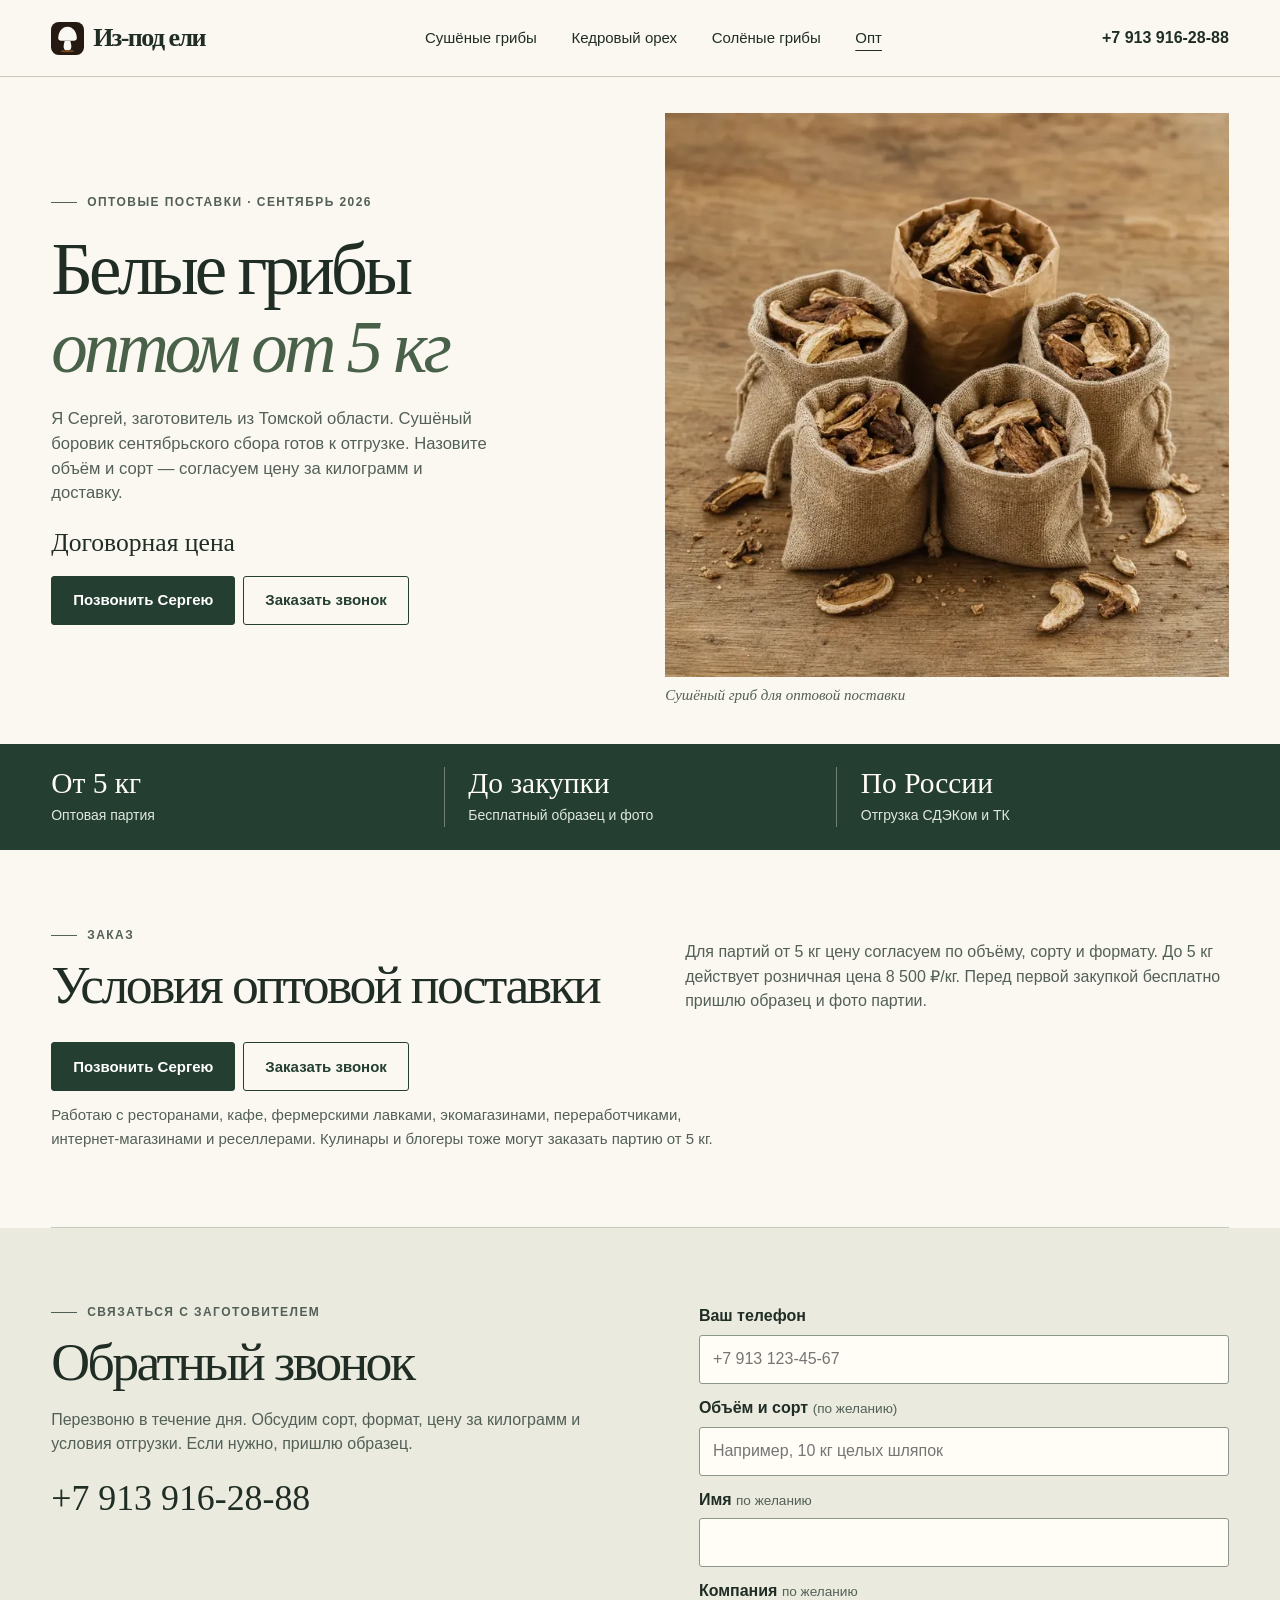
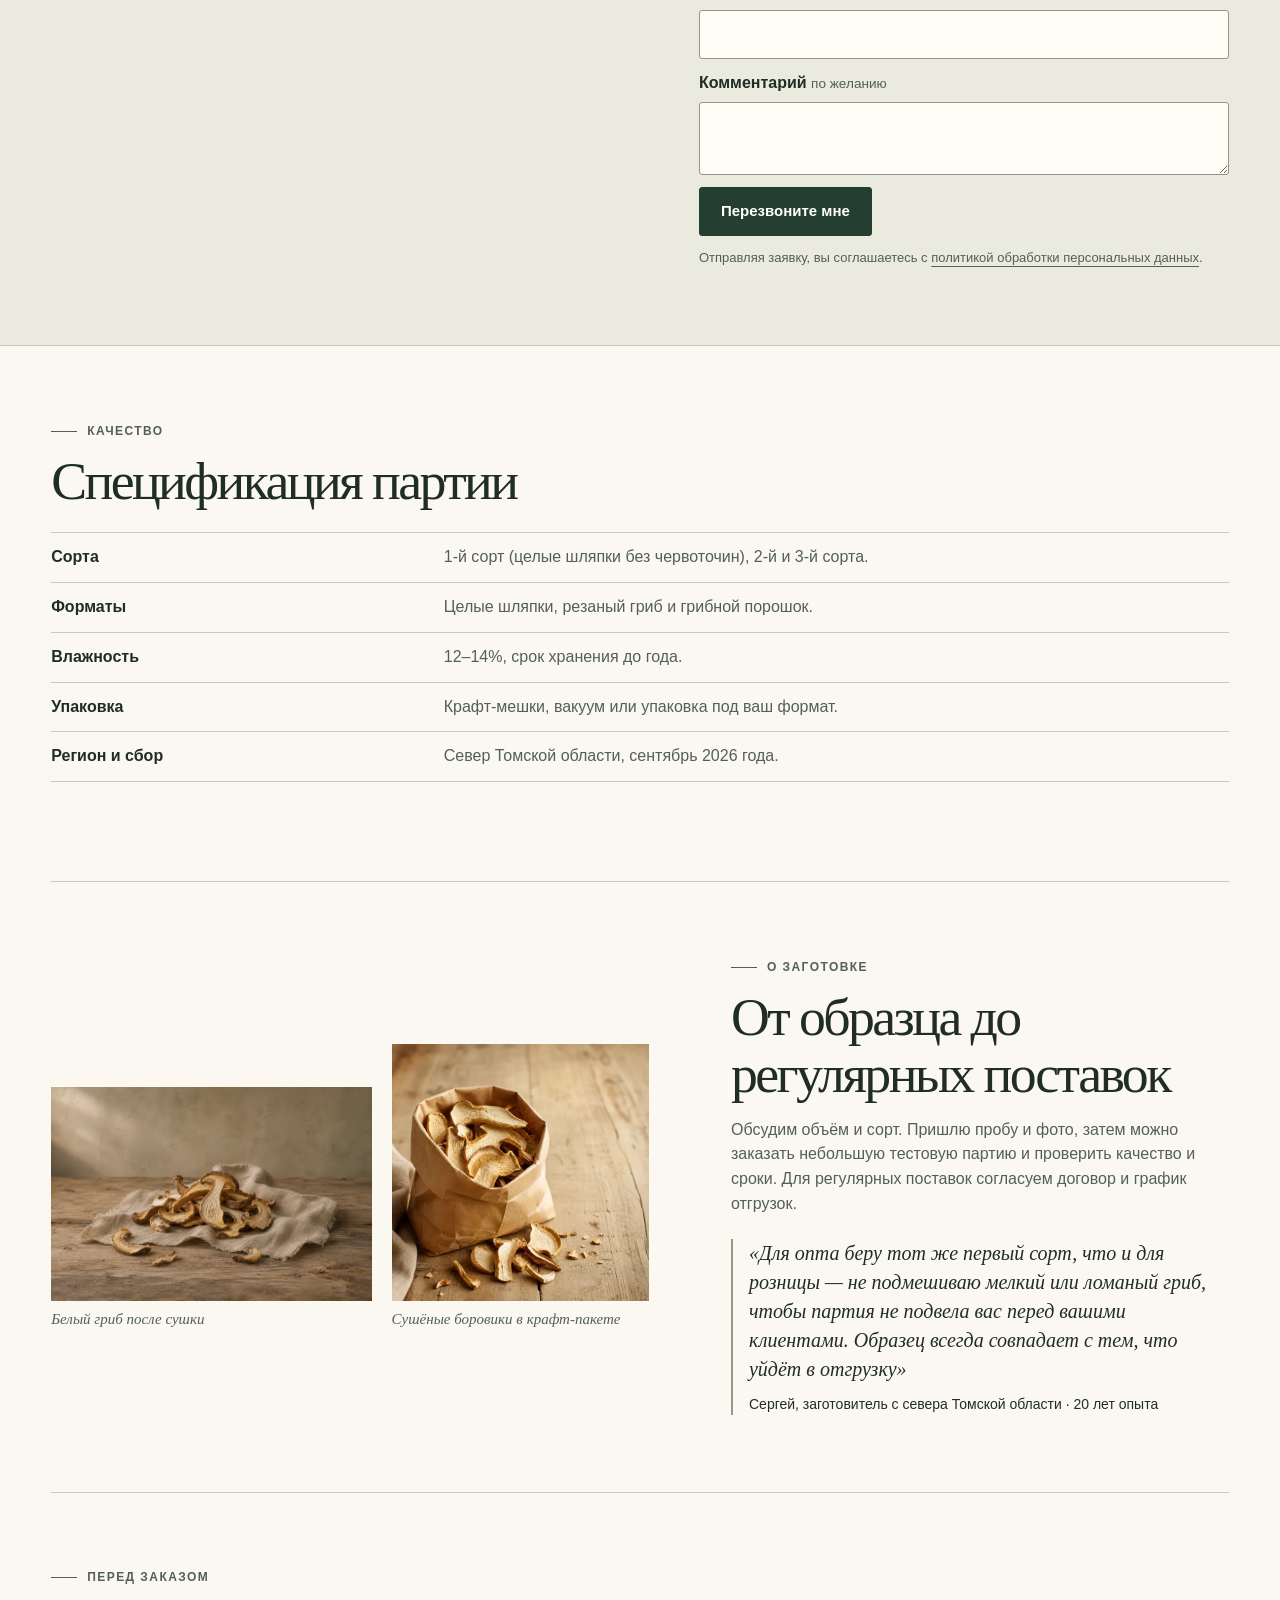
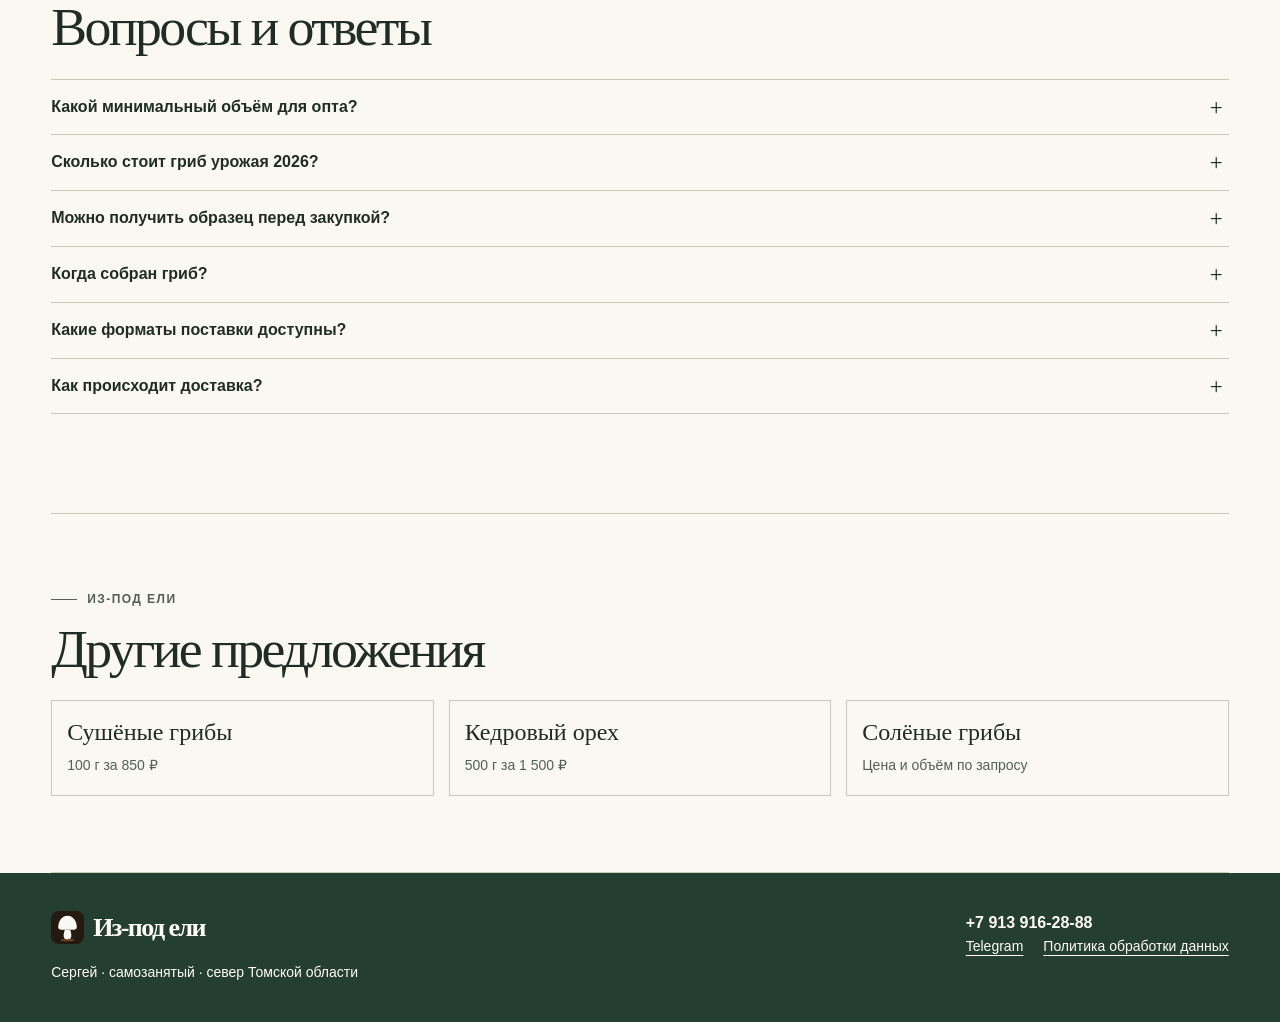
<file: opt.html>
<!doctype html>
<html lang="ru">
  <head>
    <meta charset="utf-8" />
    <meta
      name="viewport"
      content="width=device-width,initial-scale=1,viewport-fit=cover"
    />
    <title>
      Сушёные белые грибы оптом от 5 кг — напрямую у заготовителя | Из-под ели
    </title>
    <meta
      name="description"
      content="Белый гриб из Томской области, сбор сентября 2026 года. Опт от 5 кг. Целые шляпки, резаный гриб и порошок. Образец перед закупкой, отгрузка по РФ. Узнать цену."
    />
    <link rel="canonical" href="https://taiga.borozdov.ru/opt" />
    <meta name="theme-color" content="#243e32" />
    <meta name="yandex-verification" content="80f947e774535d84" />
    <meta property="og:type" content="website" />
    <meta property="og:locale" content="ru_RU" />
    <meta property="og:site_name" content="Из-под ели" />
    <meta
      property="og:title"
      content="Сушёные белые грибы оптом от 5 кг — напрямую у заготовителя | Из-под ели"
    />
    <meta
      property="og:description"
      content="Белый гриб из Томской области, сбор сентября 2026 года. Опт от 5 кг. Целые шляпки, резаный гриб и порошок. Образец перед закупкой, отгрузка по РФ. Узнать цену."
    />
    <meta property="og:url" content="https://taiga.borozdov.ru/opt" />
    <meta
      property="og:image"
      content="https://taiga.borozdov.ru/assets/product-sacks.webp"
    />
    <meta name="twitter:card" content="summary_large_image" />
    <meta
      name="twitter:title"
      content="Сушёные белые грибы оптом от 5 кг — напрямую у заготовителя | Из-под ели"
    />
    <meta
      name="twitter:description"
      content="Белый гриб из Томской области, сбор сентября 2026 года. Опт от 5 кг. Целые шляпки, резаный гриб и порошок. Образец перед закупкой, отгрузка по РФ. Узнать цену."
    />
    <meta
      name="twitter:image"
      content="https://taiga.borozdov.ru/assets/product-sacks.webp"
    />
    <link rel="icon" href="/assets/favicon.svg" />
    <link rel="apple-touch-icon" href="/assets/apple-touch-icon.png" />
    <link rel="stylesheet" href="/assets/store.css?v=20261121-2" />
    <script type="module" src="/assets/store.js?v=20261121-2"></script>
    <script type="application/ld+json">
      {
        "@context": "https://schema.org",
        "@graph": [
          {
            "@type": "Store",
            "@id": "https://taiga.borozdov.ru/opt#business",
            "name": "Из-под ели · Опт",
            "description": "Оптовые поставки дикого сушёного белого гриба напрямую от заготовителя. Сбор в сентябре 2026 года, в наличии. Опт от 5 кг, цена договорная.",
            "url": "https://taiga.borozdov.ru/opt",
            "image": "https://taiga.borozdov.ru/assets/product-sacks.webp",
            "priceRange": "цена договорная",
            "areaServed": "RU",
            "address": {
              "@type": "PostalAddress",
              "addressRegion": "Томская область",
              "addressCountry": "RU"
            },
            "telephone": "+79139162888",
            "sameAs": ["https://t.me/Borozdov13"]
          },
          {
            "@type": "Product",
            "name": "Сушёный белый гриб опт (сбор сентября 2026)",
            "description": "Оптовая партия дикого сушёного белого гриба напрямую от заготовителя. Сбор в сентябре 2026 года завершён, гриб высушен и готов к продаже. Опт от 5 кг, цена договорная.",
            "image": "https://taiga.borozdov.ru/assets/product-sacks.webp",
            "sku": "opt-2026",
            "brand": {
              "@type": "Brand",
              "name": "Из-под ели"
            },
            "offers": {
              "@type": "Offer",
              "url": "https://taiga.borozdov.ru/opt#tiers",
              "priceCurrency": "RUB",
              "priceSpecification": {
                "@type": "UnitPriceSpecification",
                "priceCurrency": "RUB",
                "unitText": "кг"
              },
              "availability": "https://schema.org/InStock",
              "seller": {
                "@id": "https://taiga.borozdov.ru/opt#business"
              }
            }
          },
          {
            "@type": "BreadcrumbList",
            "itemListElement": [
              {
                "@type": "ListItem",
                "position": 1,
                "name": "Главная",
                "item": "https://taiga.borozdov.ru/"
              },
              {
                "@type": "ListItem",
                "position": 2,
                "name": "Опт",
                "item": "https://taiga.borozdov.ru/opt"
              }
            ]
          },
          {
            "@type": "FAQPage",
            "mainEntity": [
              {
                "@type": "Question",
                "name": "Какой минимальный объём для опта?",
                "acceptedAnswer": {
                  "@type": "Answer",
                  "text": "От 5 кг. Цена договорная. При покупке менее 5 кг действует розничная цена — 8 500 ₽/кг."
                }
              },
              {
                "@type": "Question",
                "name": "Сколько стоит гриб урожая 2026?",
                "acceptedAnswer": {
                  "@type": "Answer",
                  "text": "Оптовая цена договорная при заказе от 5 кг. Позвоните или оставьте заявку — согласуем цену за килограмм и стоимость партии."
                }
              },
              {
                "@type": "Question",
                "name": "Можно получить образец перед закупкой?",
                "acceptedAnswer": {
                  "@type": "Answer",
                  "text": "Да, пришлю пробу и фото партии бесплатно перед первой закупкой."
                }
              },
              {
                "@type": "Question",
                "name": "Когда собран гриб?",
                "acceptedAnswer": {
                  "@type": "Answer",
                  "text": "Гриб собран в сентябре 2026 года. Сбор завершён, сушёный гриб в наличии и готов к продаже."
                }
              },
              {
                "@type": "Question",
                "name": "Какие форматы поставки доступны?",
                "acceptedAnswer": {
                  "@type": "Answer",
                  "text": "Целые шляпки, резаный гриб, грибной порошок — под ваш формат переработки."
                }
              },
              {
                "@type": "Question",
                "name": "Как происходит доставка?",
                "acceptedAnswer": {
                  "@type": "Answer",
                  "text": "Отгружаю по всей России транспортными компаниями и СДЭК. Для крупных и регулярных партий — по договорённости."
                }
              }
            ]
          }
        ]
      }
    </script>
    <script type="text/javascript">
      (function (m, e, t, r, i, k, a) {
        m[i] =
          m[i] ||
          function () {
            (m[i].a = m[i].a || []).push(arguments);
          };
        m[i].l = 1 * new Date();
        for (var j = 0; j < document.scripts.length; j++) {
          if (document.scripts[j].src === r) {
            return;
          }
        }
        ((k = e.createElement(t)),
          (a = e.getElementsByTagName(t)[0]),
          (k.async = 1),
          (k.src = r),
          a.parentNode.insertBefore(k, a));
      })(
        window,
        document,
        "script",
        "https://mc.yandex.ru/metrika/tag.js?id=110874795",
        "ym",
      );

      ym(110874795, "init", {
        ssr: true,
        webvisor: true,
        clickmap: true,
        ecommerce: "dataLayer",
        referrer: document.referrer,
        url: location.href,
        accurateTrackBounce: true,
        trackLinks: true,
      });
    </script>
  </head>
  <body id="top">
    <noscript
      ><img
        src="https://mc.yandex.ru/watch/110874795"
        width="1"
        height="1"
        alt=""
    /></noscript>
    <header>
      <div class="wrap header-in">
        <a class="brand" href="/"
          ><img src="/assets/favicon.svg" alt="" width="33" height="33" />Из-под
          ели</a
        >
        <nav aria-label="Продукция">
          <a href="/">Сушёные грибы</a><a href="/kedr">Кедровый орех</a
          ><a href="/salted">Солёные грибы</a
          ><a href="/opt" aria-current="page">Опт</a>
        </nav>
        <a class="head-tel" href="tel:+79139162888">+7 913 916-28-88</a>
      </div>
    </header>
    <main>
      <section class="wrap hero">
        <div class="hero-text">
          <p class="eyebrow">Оптовые поставки · сентябрь 2026</p>
          <h1>Белые грибы <em>оптом от 5 кг</em></h1>
          <p class="hero-copy">
            Я Сергей, заготовитель из Томской области. Сушёный боровик
            сентябрьского сбора готов к отгрузке. Назовите объём и сорт —
            согласуем цену за килограмм и доставку.
          </p>
          <div class="offer">
            <strong class="price" id="hero-price" aria-live="polite"
              >Договорная цена</strong
            >
            <div class="packs" role="group" aria-label="Вес заказа"></div>
          </div>
          <div class="actions">
            <a class="btn primary" href="tel:+79139162888">Позвонить Сергею</a
            ><a class="btn" href="#request">Заказать звонок</a>
          </div>
        </div>
        <figure class="hero-photo">
          <img
            src="/assets/product-sacks.webp"
            srcset="
              /assets/product-sacks-mobile.webp  720w,
              /assets/product-sacks.webp        1254w
            "
            sizes="(max-width:720px) 92vw, 46vw"
            width="1254"
            height="1254"
            alt="Сушёные белые грибы, расфасованные в мешки"
            fetchpriority="high"
            decoding="async"
          />
          <figcaption>Сушёный гриб для оптовой поставки</figcaption>
        </figure>
      </section>
      <div class="facts">
        <div class="wrap fact-grid">
          <div><strong>От 5 кг</strong><span>Оптовая партия</span></div>
          <div>
            <strong>До закупки</strong><span>Бесплатный образец и фото</span>
          </div>
          <div><strong>По России</strong><span>Отгрузка СДЭКом и ТК</span></div>
        </div>
      </div>
      <section class="section wrap" id="tiers">
        <div class="section-head">
          <div>
            <p class="eyebrow">Заказ</p>
            <h2>Условия оптовой поставки</h2>
          </div>
          <p>
            Для партий от 5 кг цену согласуем по объёму, сорту и формату. До 5
            кг действует розничная цена 8 500 ₽/кг. Перед первой закупкой
            бесплатно пришлю образец и фото партии.
          </p>
        </div>
        <div class="actions">
          <a class="btn primary" href="tel:+79139162888">Позвонить Сергею</a
          ><a class="btn" href="#request">Заказать звонок</a>
        </div>
        <p class="fine">
          Работаю с ресторанами, кафе, фермерскими лавками, экомагазинами,
          переработчиками, интернет-магазинами и реселлерами. Кулинары и блогеры
          тоже могут заказать партию от 5 кг.
        </p>
      </section>
      <section class="section callback" id="request">
        <div class="wrap callback-grid">
          <div>
            <p class="eyebrow">Связаться с заготовителем</p>
            <h2>Обратный звонок</h2>
            <p class="intro">
              Перезвоню в течение дня. Обсудим сорт, формат, цену за килограмм и
              условия отгрузки. Если нужно, пришлю образец.
            </p>
            <a class="large-tel" href="tel:+79139162888">+7 913 916-28-88</a>
          </div>
          <div>
            <form
              id="callback"
              method="post"
              data-source="wholesale"
              class="ym-hide-content"
              hidden
            >
              <label for="phone">Ваш телефон</label
              ><input
                id="phone"
                type="tel"
                name="phone"
                autocomplete="tel"
                inputmode="tel"
                maxlength="40"
                required
                class="ym-disable-keys"
                aria-describedby="phone-error"
                placeholder="+7 913 123-45-67"
              />
              <p id="phone-error" class="error" aria-live="polite"></p>
              <label for="volume"
                >Объём и сорт <small>(по желанию)</small></label
              ><input
                id="volume"
                class="ym-disable-keys"
                name="volume"
                maxlength="180"
                placeholder="Например, 10 кг целых шляпок"
              />

              <label for="buyer">Имя <small>по желанию</small></label
              ><input
                name="name"
                autocomplete="name"
                class="ym-disable-keys"
                id="buyer"
                maxlength="100"
              /><label for="company">Компания <small>по желанию</small></label
              ><input
                name="company"
                autocomplete="organization"
                class="ym-disable-keys"
                id="company"
                maxlength="180"
              /><label for="msg">Комментарий <small>по желанию</small></label
              ><textarea
                class="ym-disable-keys"
                id="msg"
                name="msg"
                rows="2"
                maxlength="900"
              ></textarea>

              <button class="btn primary" type="submit">Перезвоните мне</button>
              <p class="fine">
                Отправляя заявку, вы соглашаетесь с
                <a href="/privacy">политикой обработки персональных данных</a>.
              </p>
            </form>
            <noscript
              ><p>
                Для заказа позвоните Сергею по указанному номеру.
              </p></noscript
            >
            <p id="form-status" role="status" tabindex="-1"></p>
          </div>
        </div>
      </section>
      <section class="section wrap" id="product">
        <p class="eyebrow">Качество</p>
        <h2>Спецификация партии</h2>
        <dl class="spec">
          <div>
            <dt>Сорта</dt>
            <dd>1-й сорт (целые шляпки без червоточин), 2-й и 3-й сорта.</dd>
          </div>
          <div>
            <dt>Форматы</dt>
            <dd>Целые шляпки, резаный гриб и грибной порошок.</dd>
          </div>
          <div>
            <dt>Влажность</dt>
            <dd>12–14%, срок хранения до года.</dd>
          </div>
          <div>
            <dt>Упаковка</dt>
            <dd>Крафт-мешки, вакуум или упаковка под ваш формат.</dd>
          </div>
          <div>
            <dt>Регион и сбор</dt>
            <dd>Север Томской области, сентябрь 2026 года.</dd>
          </div>
        </dl>
      </section>
      <section class="section wrap story" id="how">
        <div class="story-series">
          <figure class="story-photo">
            <img
              src="/assets/porcini-dried.webp"
              srcset="
                /assets/porcini-dried-mobile.webp  720w,
                /assets/porcini-dried.webp        1440w
              "
              sizes="(max-width:720px) 92vw, 46vw"
              width="1440"
              height="960"
              alt="Ломтики боровика после сушки"
              loading="lazy"
              decoding="async"
            />
            <figcaption>Белый гриб после сушки</figcaption>
          </figure>
          <figure class="story-photo">
            <img
              src="/assets/buy-kraft-bag.webp"
              srcset="
                /assets/buy-kraft-bag-mobile.webp  720w,
                /assets/buy-kraft-bag.webp        1254w
              "
              sizes="(max-width:720px) 92vw, 46vw"
              width="1254"
              height="1254"
              alt="Крафт-пакет сушёных белых грибов"
              loading="lazy"
              decoding="async"
            />
            <figcaption>Сушёные боровики в крафт-пакете</figcaption>
          </figure>
        </div>
        <div>
          <p class="eyebrow">О заготовке</p>
          <h2>От образца до регулярных поставок</h2>
          <p>
            Обсудим объём и сорт. Пришлю пробу и фото, затем можно заказать
            небольшую тестовую партию и проверить качество и сроки. Для
            регулярных поставок согласуем договор и график отгрузок.
          </p>
          <blockquote>
            «Для опта беру тот же первый сорт, что и для розницы — не подмешиваю
            мелкий или ломаный гриб, чтобы партия не подвела вас перед вашими
            клиентами. Образец всегда совпадает с тем, что уйдёт в
            отгрузку»<cite
              >Сергей, заготовитель с севера Томской области · 20 лет
              опыта</cite
            >
          </blockquote>
        </div>
      </section>
      <section class="section wrap">
        <p class="eyebrow">Перед заказом</p>
        <h2>Вопросы и ответы</h2>
        <div class="faq-list">
          <details>
            <summary>Какой минимальный объём для опта?</summary>
            <p>
              От 5 кг. Цена договорная. При покупке менее 5 кг действует
              розничная цена — 8 500 ₽/кг.
            </p>
          </details>
          <details>
            <summary>Сколько стоит гриб урожая 2026?</summary>
            <p>
              Оптовая цена договорная при заказе от 5 кг. Позвоните или оставьте
              заявку — согласуем цену за килограмм и стоимость партии.
            </p>
          </details>
          <details>
            <summary>Можно получить образец перед закупкой?</summary>
            <p>
              Да, пришлю пробу и фото партии бесплатно перед первой закупкой.
            </p>
          </details>
          <details>
            <summary>Когда собран гриб?</summary>
            <p>
              Гриб собран в сентябре 2026 года. Сбор завершён, сушёный гриб в
              наличии и готов к продаже.
            </p>
          </details>
          <details>
            <summary>Какие форматы поставки доступны?</summary>
            <p>
              Целые шляпки, резаный гриб, грибной порошок — под ваш формат
              переработки.
            </p>
          </details>
          <details>
            <summary>Как происходит доставка?</summary>
            <p>
              Отгружаю по всей России транспортными компаниями и СДЭК. Для
              крупных и регулярных партий — по договорённости.
            </p>
          </details>
        </div>
      </section>
      <section class="section wrap" id="wholesale">
        <p class="eyebrow">Из-под ели</p>
        <h2>Другие предложения</h2>
        <div class="related">
          <a href="/"
            ><strong>Сушёные грибы</strong><span>100 г за 850 ₽</span></a
          ><a href="/kedr"
            ><strong>Кедровый орех</strong><span>500 г за 1 500 ₽</span></a
          ><a href="/salted"
            ><strong>Солёные грибы</strong
            ><span>Цена и объём по запросу</span></a
          >
        </div>
      </section>
    </main>
    <footer>
      <div class="wrap foot">
        <div>
          <a class="brand" href="/"
            ><img
              src="/assets/favicon.svg"
              alt=""
              width="33"
              height="33"
            />Из-под ели</a
          >
          <p>Сергей · самозанятый · север Томской области</p>
        </div>
        <div>
          <a class="head-tel" href="tel:+79139162888">+7 913 916-28-88</a>
          <div class="foot-links">
            <a href="https://t.me/Borozdov13">Telegram</a
            ><a href="/privacy">Политика обработки данных</a>
          </div>
        </div>
      </div>
    </footer>
    <div class="mobile-actions" aria-label="Связаться с Сергеем">
      <a class="btn primary" href="tel:+79139162888">Позвонить</a
      ><a class="btn" href="#request">Заказать звонок</a>
    </div>
  </body>
</html>
</file>
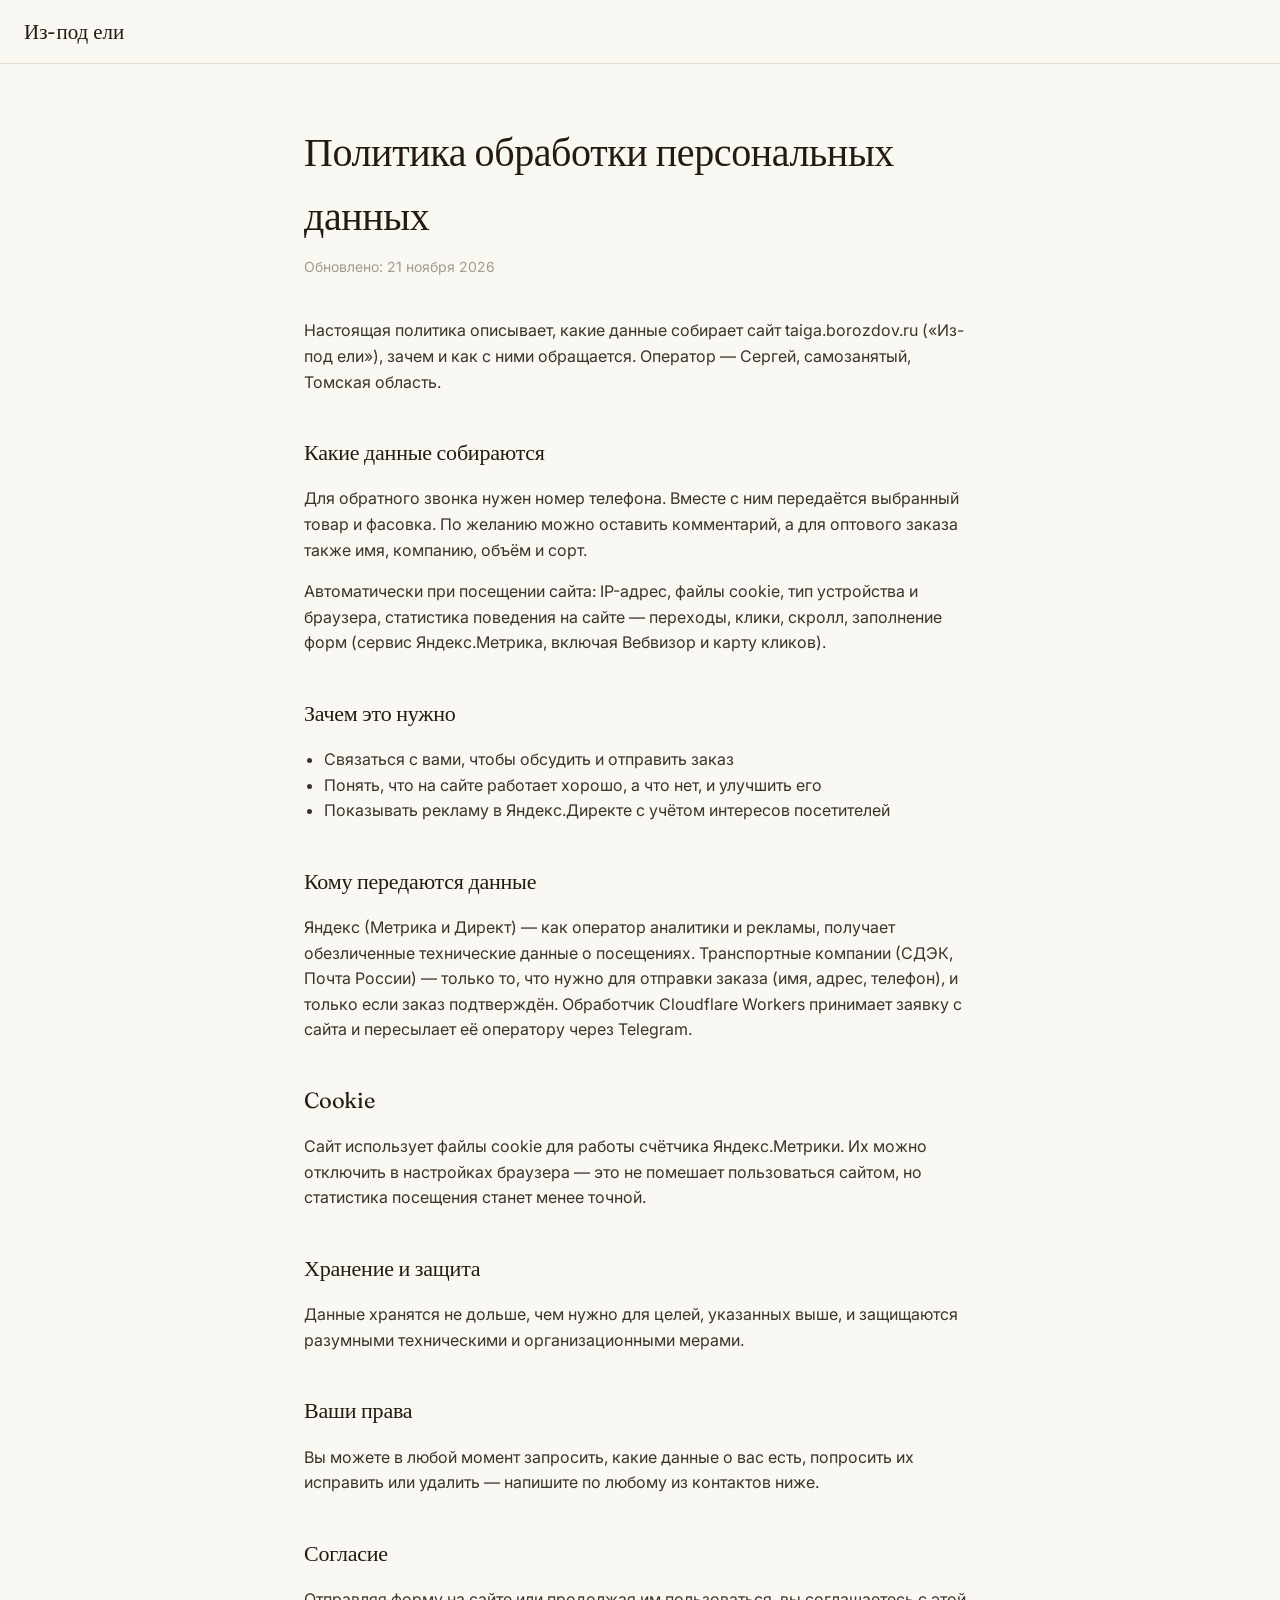
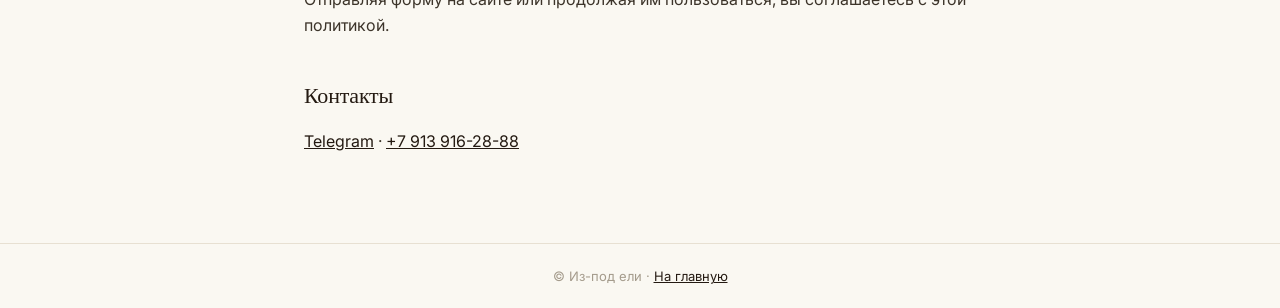
<file: privacy.html>
<!DOCTYPE html>
<html lang="ru">
<head>
<meta charset="utf-8">
<meta name="viewport" content="width=device-width, initial-scale=1">
<title>Политика обработки персональных данных | Из-под ели</title>
<meta name="description" content="Какие данные собирает сайт «Из-под ели», зачем и как с ними обращается.">
<meta name="robots" content="index, follow">
<link rel="canonical" href="https://taiga.borozdov.ru/privacy">
<meta name="theme-color" content="#faf8f2">
<link rel="icon" type="image/svg+xml" href="assets/favicon.svg">
<link rel="apple-touch-icon" href="assets/apple-touch-icon.png">
<link rel="preconnect" href="https://fonts.googleapis.com">
<link rel="preconnect" href="https://fonts.gstatic.com" crossorigin>
<link href="https://fonts.googleapis.com/css2?family=Fraunces:ital,opsz,wght@0,9..144,400;1,9..144,400&family=Inter:wght@400;500&display=swap" rel="stylesheet">
<style>
  * { box-sizing: border-box; }
  body { margin:0; background:#faf8f2; color:#241a12; font-family:'Inter',system-ui,sans-serif; -webkit-font-smoothing:antialiased; }
  a { color:#241a12; }
  a:hover { color:#b46a2b; }
  h1,h2 { font-family:'Fraunces',Georgia,serif; font-weight:400; letter-spacing:-0.01em; }
  ::selection { background:#efe0c8; color:#5d2a1a; }
  header { border-bottom:1px solid #e7e0d2; padding:18px 24px; }
  header a.logo { font-family:'Fraunces',Georgia,serif; font-size:21px; text-decoration:none; }
  main { max-width:720px; margin:0 auto; padding:56px 24px 72px; line-height:1.6; }
  main h1 { font-size:clamp(1.8rem,4vw,2.5rem); margin:0 0 8px; }
  main .updated { color:#a49b8c; font-size:14px; margin-bottom:40px; }
  main h2 { font-size:22px; margin:40px 0 12px; }
  main p, main li { font-size:16px; color:#3c342a; }
  main ul { padding-left:20px; }
  footer { border-top:1px solid #e7e0d2; padding:24px; text-align:center; font-size:13px; color:#a49b8c; }
</style>
</head>
<body>
<header><a class="logo" href="/">Из-под ели</a></header>
<main>
  <h1>Политика обработки персональных данных</h1>
  <div class="updated">Обновлено: 21 ноября 2026</div>

  <p>Настоящая политика описывает, какие данные собирает сайт taiga.borozdov.ru («Из-под ели»), зачем и как с ними обращается. Оператор — Сергей, самозанятый, Томская область.</p>

  <h2>Какие данные собираются</h2>
  <p>Для обратного звонка нужен номер телефона. Вместе с ним передаётся выбранный товар и фасовка. По желанию можно оставить комментарий, а для оптового заказа также имя, компанию, объём и сорт.</p>
  <p>Автоматически при посещении сайта: IP-адрес, файлы cookie, тип устройства и браузера, статистика поведения на сайте — переходы, клики, скролл, заполнение форм (сервис Яндекс.Метрика, включая Вебвизор и карту кликов).</p>

  <h2>Зачем это нужно</h2>
  <ul>
    <li>Связаться с вами, чтобы обсудить и отправить заказ</li>
    <li>Понять, что на сайте работает хорошо, а что нет, и улучшить его</li>
    <li>Показывать рекламу в Яндекс.Директе с учётом интересов посетителей</li>
  </ul>

  <h2>Кому передаются данные</h2>
  <p>Яндекс (Метрика и Директ) — как оператор аналитики и рекламы, получает обезличенные технические данные о посещениях. Транспортные компании (СДЭК, Почта России) — только то, что нужно для отправки заказа (имя, адрес, телефон), и только если заказ подтверждён. Обработчик Cloudflare Workers принимает заявку с сайта и пересылает её оператору через Telegram.</p>

  <h2>Cookie</h2>
  <p>Сайт использует файлы cookie для работы счётчика Яндекс.Метрики. Их можно отключить в настройках браузера — это не помешает пользоваться сайтом, но статистика посещения станет менее точной.</p>

  <h2>Хранение и защита</h2>
  <p>Данные хранятся не дольше, чем нужно для целей, указанных выше, и защищаются разумными техническими и организационными мерами.</p>

  <h2>Ваши права</h2>
  <p>Вы можете в любой момент запросить, какие данные о вас есть, попросить их исправить или удалить — напишите по любому из контактов ниже.</p>

  <h2>Согласие</h2>
  <p>Отправляя форму на сайте или продолжая им пользоваться, вы соглашаетесь с этой политикой.</p>

  <h2>Контакты</h2>
  <p>
    <a href="https://t.me/Borozdov13" target="_blank" rel="noopener">Telegram</a> ·
    <a href="tel:+79139162888">+7 913 916-28-88</a>
  </p>
</main>
<footer>© Из-под ели · <a href="/">На главную</a></footer>
</body>
</html>
</file>
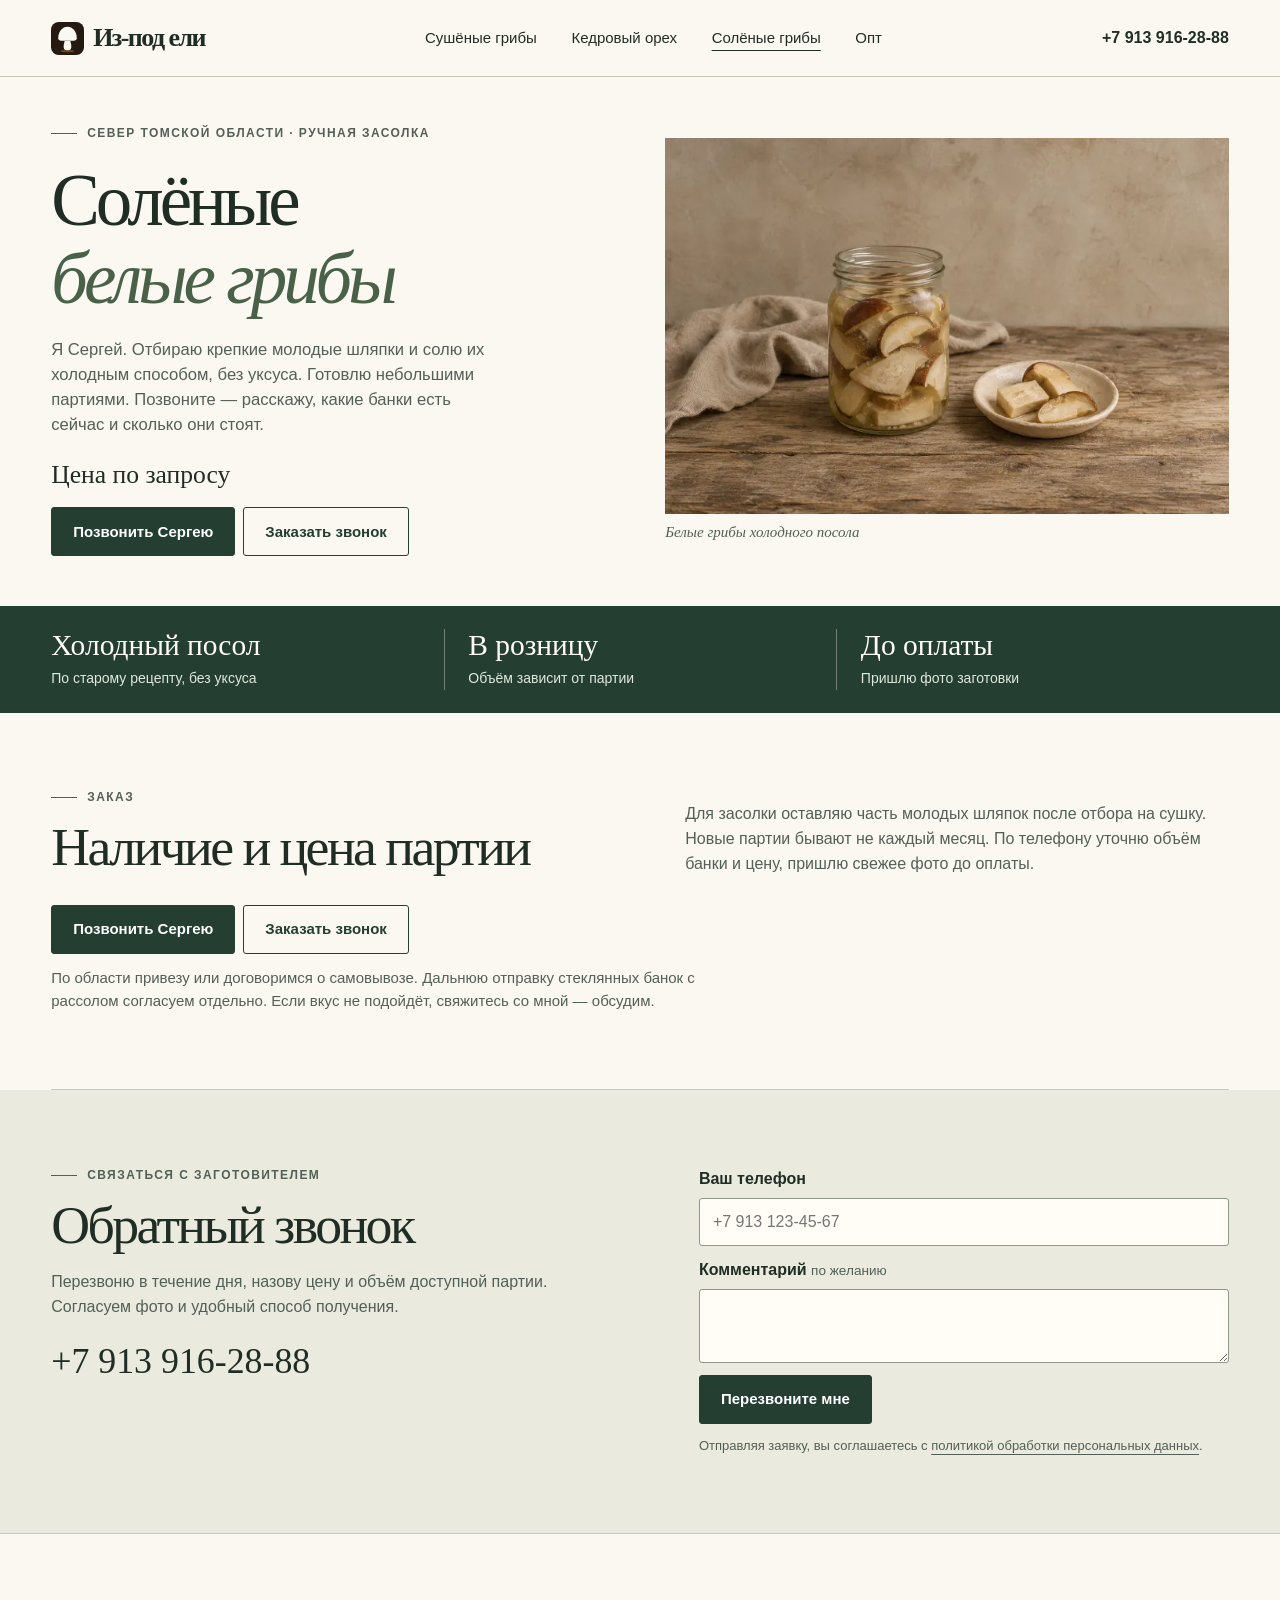
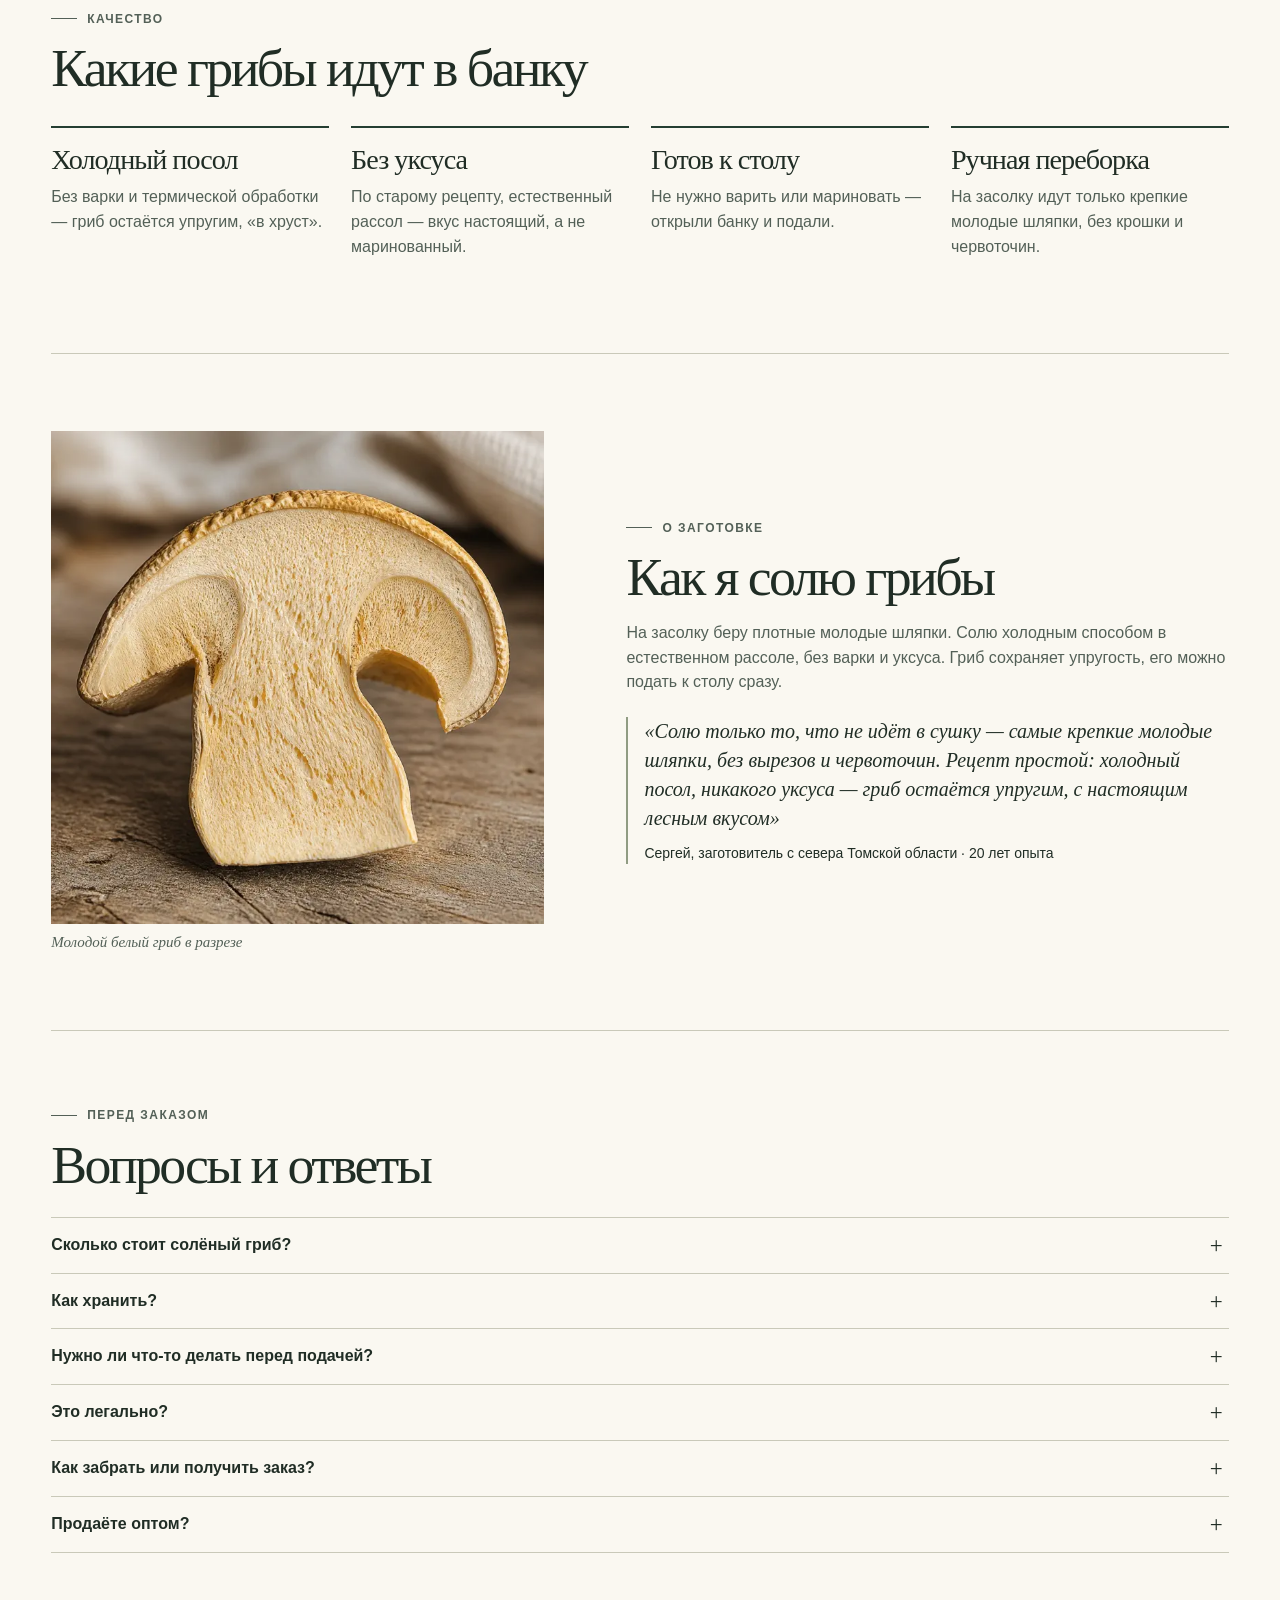
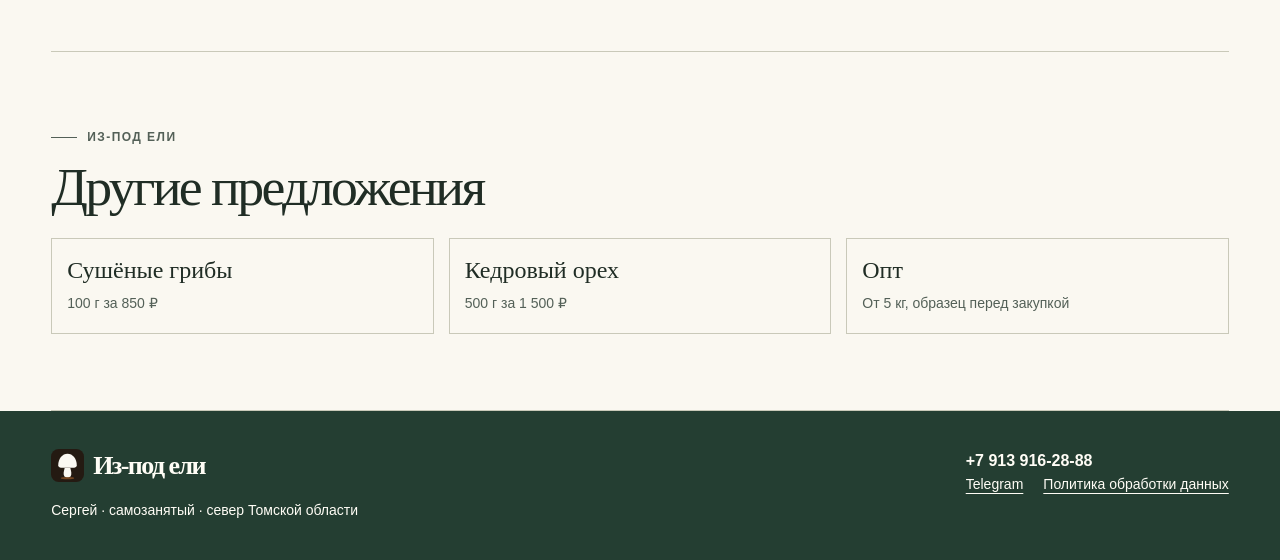
<file: salted.html>
<!doctype html>
<html lang="ru">
  <head>
    <meta charset="utf-8" />
    <meta
      name="viewport"
      content="width=device-width,initial-scale=1,viewport-fit=cover"
    />
    <title>
      Солёные белые грибы холодного посола — цена и наличие | Из-под ели
    </title>
    <meta
      name="description"
      content="Солёные белые грибы без уксуса из Томской области. Небольшие партии в розницу, фото до оплаты. Позвоните Сергею, чтобы узнать цену, объём и варианты получения."
    />
    <link rel="canonical" href="https://taiga.borozdov.ru/salted" />
    <meta name="theme-color" content="#243e32" />
    <meta name="yandex-verification" content="80f947e774535d84" />
    <meta property="og:type" content="website" />
    <meta property="og:locale" content="ru_RU" />
    <meta property="og:site_name" content="Из-под ели" />
    <meta
      property="og:title"
      content="Солёные белые грибы холодного посола — цена и наличие | Из-под ели"
    />
    <meta
      property="og:description"
      content="Солёные белые грибы без уксуса из Томской области. Небольшие партии в розницу, фото до оплаты. Позвоните Сергею, чтобы узнать цену, объём и варианты получения."
    />
    <meta property="og:url" content="https://taiga.borozdov.ru/salted" />
    <meta
      property="og:image"
      content="https://taiga.borozdov.ru/assets/porcini-salted.webp"
    />
    <meta name="twitter:card" content="summary_large_image" />
    <meta
      name="twitter:title"
      content="Солёные белые грибы холодного посола — цена и наличие | Из-под ели"
    />
    <meta
      name="twitter:description"
      content="Солёные белые грибы без уксуса из Томской области. Небольшие партии в розницу, фото до оплаты. Позвоните Сергею, чтобы узнать цену, объём и варианты получения."
    />
    <meta
      name="twitter:image"
      content="https://taiga.borozdov.ru/assets/porcini-salted.webp"
    />
    <link rel="icon" href="/assets/favicon.svg" />
    <link rel="apple-touch-icon" href="/assets/apple-touch-icon.png" />
    <link rel="stylesheet" href="/assets/store.css?v=20261121-2" />
    <script type="module" src="/assets/store.js?v=20261121-2"></script>
    <script type="application/ld+json">
      {
        "@context": "https://schema.org",
        "@graph": [
          {
            "@type": "Store",
            "@id": "https://taiga.borozdov.ru/salted#business",
            "name": "Из-под ели",
            "description": "Солёный белый гриб холодного посола, ручная засолка небольшими партиями.",
            "url": "https://taiga.borozdov.ru/salted",
            "image": "https://taiga.borozdov.ru/assets/porcini-salted.webp",
            "priceRange": "цена по запросу",
            "areaServed": "RU",
            "address": {
              "@type": "PostalAddress",
              "addressRegion": "Томская область",
              "addressCountry": "RU"
            },
            "telephone": "+79139162888",
            "sameAs": ["https://t.me/Borozdov13"]
          },
          {
            "@type": "Product",
            "name": "Солёный белый гриб холодного посола",
            "description": "Солёный белый гриб холодного посола, без уксуса, готов к столу. Ручная засолка, небольшие партии.",
            "image": "https://taiga.borozdov.ru/assets/porcini-salted.webp",
            "sku": "salted-grib",
            "brand": {
              "@type": "Brand",
              "name": "Из-под ели"
            },
            "offers": {
              "@type": "Offer",
              "url": "https://taiga.borozdov.ru/salted#buy",
              "priceCurrency": "RUB",
              "availability": "https://schema.org/LimitedAvailability",
              "seller": {
                "@id": "https://taiga.borozdov.ru/salted#business"
              }
            }
          },
          {
            "@type": "BreadcrumbList",
            "itemListElement": [
              {
                "@type": "ListItem",
                "position": 1,
                "name": "Главная",
                "item": "https://taiga.borozdov.ru/"
              },
              {
                "@type": "ListItem",
                "position": 2,
                "name": "Солёный гриб",
                "item": "https://taiga.borozdov.ru/salted"
              }
            ]
          },
          {
            "@type": "FAQPage",
            "mainEntity": [
              {
                "@type": "Question",
                "name": "Сколько стоит солёный гриб?",
                "acceptedAnswer": {
                  "@type": "Answer",
                  "text": "Партии небольшие и каждый раз разные по объёму, поэтому цена по запросу. Напишите или позвоните — расскажу, что есть сейчас."
                }
              },
              {
                "@type": "Question",
                "name": "Как хранить?",
                "acceptedAnswer": {
                  "@type": "Answer",
                  "text": "В холодильнике или прохладном погребе, в закрытой таре."
                }
              },
              {
                "@type": "Question",
                "name": "Нужно ли что-то делать перед подачей?",
                "acceptedAnswer": {
                  "@type": "Answer",
                  "text": "Нет, готов к столу сразу — открыли и подали."
                }
              },
              {
                "@type": "Question",
                "name": "Это легально?",
                "acceptedAnswer": {
                  "@type": "Answer",
                  "text": "Да. Собираю и солю сам, оформлен как самозанятый, выдаю чек."
                }
              },
              {
                "@type": "Question",
                "name": "Как забрать или получить заказ?",
                "acceptedAnswer": {
                  "@type": "Answer",
                  "text": "По области — привезу или встретимся для самовывоза. Дальние отправки — по договорённости, стекло и рассол упаковываю аккуратно."
                }
              },
              {
                "@type": "Question",
                "name": "Продаёте оптом?",
                "acceptedAnswer": {
                  "@type": "Answer",
                  "text": "Партии для этого слишком небольшие — солёный гриб только в розницу, под заказ. Опт есть по сушёному грибу."
                }
              }
            ]
          }
        ]
      }
    </script>
    <script type="text/javascript">
      (function (m, e, t, r, i, k, a) {
        m[i] =
          m[i] ||
          function () {
            (m[i].a = m[i].a || []).push(arguments);
          };
        m[i].l = 1 * new Date();
        for (var j = 0; j < document.scripts.length; j++) {
          if (document.scripts[j].src === r) {
            return;
          }
        }
        ((k = e.createElement(t)),
          (a = e.getElementsByTagName(t)[0]),
          (k.async = 1),
          (k.src = r),
          a.parentNode.insertBefore(k, a));
      })(
        window,
        document,
        "script",
        "https://mc.yandex.ru/metrika/tag.js?id=110874795",
        "ym",
      );

      ym(110874795, "init", {
        ssr: true,
        webvisor: true,
        clickmap: true,
        ecommerce: "dataLayer",
        referrer: document.referrer,
        url: location.href,
        accurateTrackBounce: true,
        trackLinks: true,
      });
    </script>
  </head>
  <body id="top">
    <noscript
      ><img
        src="https://mc.yandex.ru/watch/110874795"
        width="1"
        height="1"
        alt=""
    /></noscript>
    <header>
      <div class="wrap header-in">
        <a class="brand" href="/"
          ><img src="/assets/favicon.svg" alt="" width="33" height="33" />Из-под
          ели</a
        >
        <nav aria-label="Продукция">
          <a href="/">Сушёные грибы</a><a href="/kedr">Кедровый орех</a
          ><a href="/salted" aria-current="page">Солёные грибы</a
          ><a href="/opt">Опт</a>
        </nav>
        <a class="head-tel" href="tel:+79139162888">+7 913 916-28-88</a>
      </div>
    </header>
    <main>
      <section class="wrap hero">
        <div class="hero-text">
          <p class="eyebrow">Север Томской области · ручная засолка</p>
          <h1>Солёные <em>белые грибы</em></h1>
          <p class="hero-copy">
            Я Сергей. Отбираю крепкие молодые шляпки и солю их холодным
            способом, без уксуса. Готовлю небольшими партиями. Позвоните —
            расскажу, какие банки есть сейчас и сколько они стоят.
          </p>
          <div class="offer">
            <strong class="price" id="hero-price" aria-live="polite"
              >Цена по запросу</strong
            >
            <div class="packs" role="group" aria-label="Вес заказа"></div>
          </div>
          <div class="actions">
            <a class="btn primary" href="tel:+79139162888">Позвонить Сергею</a
            ><a class="btn" href="#request">Заказать звонок</a>
          </div>
        </div>
        <figure class="hero-photo">
          <img
            src="/assets/porcini-salted.webp"
            srcset="
              /assets/porcini-salted-mobile.webp  720w,
              /assets/porcini-salted.webp        1440w
            "
            sizes="(max-width:720px) 92vw, 46vw"
            width="1440"
            height="960"
            alt="Солёные белые грибы в банке с рассолом и на блюдце"
            fetchpriority="high"
            decoding="async"
          />
          <figcaption>Белые грибы холодного посола</figcaption>
        </figure>
      </section>
      <div class="facts">
        <div class="wrap fact-grid">
          <div>
            <strong>Холодный посол</strong
            ><span>По старому рецепту, без уксуса</span>
          </div>
          <div>
            <strong>В розницу</strong><span>Объём зависит от партии</span>
          </div>
          <div>
            <strong>До оплаты</strong><span>Пришлю фото заготовки</span>
          </div>
        </div>
      </div>
      <section class="section wrap" id="buy">
        <div class="section-head">
          <div>
            <p class="eyebrow">Заказ</p>
            <h2>Наличие и цена партии</h2>
          </div>
          <p>
            Для засолки оставляю часть молодых шляпок после отбора на сушку.
            Новые партии бывают не каждый месяц. По телефону уточню объём банки
            и цену, пришлю свежее фото до оплаты.
          </p>
        </div>
        <div class="actions">
          <a class="btn primary" href="tel:+79139162888">Позвонить Сергею</a
          ><a class="btn" href="#request">Заказать звонок</a>
        </div>
        <p class="fine">
          По области привезу или договоримся о самовывозе. Дальнюю отправку
          стеклянных банок с рассолом согласуем отдельно. Если вкус не подойдёт,
          свяжитесь со мной — обсудим.
        </p>
      </section>
      <section class="section callback" id="request">
        <div class="wrap callback-grid">
          <div>
            <p class="eyebrow">Связаться с заготовителем</p>
            <h2>Обратный звонок</h2>
            <p class="intro">
              Перезвоню в течение дня, назову цену и объём доступной партии.
              Согласуем фото и удобный способ получения.
            </p>
            <a class="large-tel" href="tel:+79139162888">+7 913 916-28-88</a>
          </div>
          <div>
            <form
              id="callback"
              method="post"
              data-source="salted"
              class="ym-hide-content"
              hidden
            >
              <label for="phone">Ваш телефон</label
              ><input
                id="phone"
                type="tel"
                name="phone"
                autocomplete="tel"
                inputmode="tel"
                maxlength="40"
                required
                class="ym-disable-keys"
                aria-describedby="phone-error"
                placeholder="+7 913 123-45-67"
              />
              <p id="phone-error" class="error" aria-live="polite"></p>

              <label for="msg">Комментарий <small>по желанию</small></label
              ><textarea
                class="ym-disable-keys"
                id="msg"
                name="msg"
                rows="2"
                maxlength="900"
              ></textarea>

              <button class="btn primary" type="submit">Перезвоните мне</button>
              <p class="fine">
                Отправляя заявку, вы соглашаетесь с
                <a href="/privacy">политикой обработки персональных данных</a>.
              </p>
            </form>
            <noscript
              ><p>
                Для заказа позвоните Сергею по указанному номеру.
              </p></noscript
            >
            <p id="form-status" role="status" tabindex="-1"></p>
          </div>
        </div>
      </section>
      <section class="section wrap" id="product">
        <p class="eyebrow">Качество</p>
        <h2>Какие грибы идут в банку</h2>
        <div class="feature-grid">
          <article class="feature">
            <h3>Холодный посол</h3>
            <p>
              Без варки и термической обработки — гриб остаётся упругим, «в
              хруст».
            </p>
          </article>
          <article class="feature">
            <h3>Без уксуса</h3>
            <p>
              По старому рецепту, естественный рассол — вкус настоящий, а не
              маринованный.
            </p>
          </article>
          <article class="feature">
            <h3>Готов к столу</h3>
            <p>Не нужно варить или мариновать — открыли банку и подали.</p>
          </article>
          <article class="feature">
            <h3>Ручная переборка</h3>
            <p>
              На засолку идут только крепкие молодые шляпки, без крошки и
              червоточин.
            </p>
          </article>
        </div>
      </section>
      <section class="section wrap story" id="how">
        <figure class="story-photo">
          <img
            src="/assets/macro-srez.webp"
            srcset="
              /assets/macro-srez-mobile.webp  720w,
              /assets/macro-srez.webp        1254w
            "
            sizes="(max-width:720px) 92vw, 46vw"
            width="1254"
            height="1254"
            alt="Молодой белый гриб в разрезе"
            loading="lazy"
            decoding="async"
          />
          <figcaption>Молодой белый гриб в разрезе</figcaption>
        </figure>
        <div>
          <p class="eyebrow">О заготовке</p>
          <h2>Как я солю грибы</h2>
          <p>
            На засолку беру плотные молодые шляпки. Солю холодным способом в
            естественном рассоле, без варки и уксуса. Гриб сохраняет упругость,
            его можно подать к столу сразу.
          </p>
          <blockquote>
            «Солю только то, что не идёт в сушку — самые крепкие молодые шляпки,
            без вырезов и червоточин. Рецепт простой: холодный посол, никакого
            уксуса — гриб остаётся упругим, с настоящим лесным вкусом»<cite
              >Сергей, заготовитель с севера Томской области · 20 лет
              опыта</cite
            >
          </blockquote>
        </div>
      </section>
      <section class="section wrap">
        <p class="eyebrow">Перед заказом</p>
        <h2>Вопросы и ответы</h2>
        <div class="faq-list">
          <details>
            <summary>Сколько стоит солёный гриб?</summary>
            <p>
              Партии небольшие и каждый раз разные по объёму, поэтому цена по
              запросу. Напишите или позвоните — расскажу, что есть сейчас.
            </p>
          </details>
          <details>
            <summary>Как хранить?</summary>
            <p>В холодильнике или прохладном погребе, в закрытой таре.</p>
          </details>
          <details>
            <summary>Нужно ли что-то делать перед подачей?</summary>
            <p>Нет, готов к столу сразу — открыли и подали.</p>
          </details>
          <details>
            <summary>Это легально?</summary>
            <p>Да. Собираю и солю сам, оформлен как самозанятый, выдаю чек.</p>
          </details>
          <details>
            <summary>Как забрать или получить заказ?</summary>
            <p>
              По области — привезу или встретимся для самовывоза. Дальние
              отправки — по договорённости, стекло и рассол упаковываю
              аккуратно.
            </p>
          </details>
          <details>
            <summary>Продаёте оптом?</summary>
            <p>
              Партии для этого слишком небольшие — солёный гриб только в
              розницу, под заказ. Опт есть по сушёному грибу.
            </p>
          </details>
        </div>
      </section>
      <section class="section wrap" id="wholesale">
        <p class="eyebrow">Из-под ели</p>
        <h2>Другие предложения</h2>
        <div class="related">
          <a href="/"
            ><strong>Сушёные грибы</strong><span>100 г за 850 ₽</span></a
          ><a href="/kedr"
            ><strong>Кедровый орех</strong><span>500 г за 1 500 ₽</span></a
          ><a href="/opt"
            ><strong>Опт</strong><span>От 5 кг, образец перед закупкой</span></a
          >
        </div>
      </section>
    </main>
    <footer>
      <div class="wrap foot">
        <div>
          <a class="brand" href="/"
            ><img
              src="/assets/favicon.svg"
              alt=""
              width="33"
              height="33"
            />Из-под ели</a
          >
          <p>Сергей · самозанятый · север Томской области</p>
        </div>
        <div>
          <a class="head-tel" href="tel:+79139162888">+7 913 916-28-88</a>
          <div class="foot-links">
            <a href="https://t.me/Borozdov13">Telegram</a
            ><a href="/privacy">Политика обработки данных</a>
          </div>
        </div>
      </div>
    </footer>
    <div class="mobile-actions" aria-label="Связаться с Сергеем">
      <a class="btn primary" href="tel:+79139162888">Позвонить</a
      ><a class="btn" href="#request">Заказать звонок</a>
    </div>
  </body>
</html>
</file>
<file: assets/store.css>
:root {
  --paper: #faf8f1;
  --ink: #202d25;
  --muted: #536057;
  --forest: #243e32;
  --line: #c9c9b9;
  --pale: #eaeade;
  --cream: #fffdf6;
  --serif: Georgia, "Times New Roman", serif;
  --sans:
    Inter, -apple-system, BlinkMacSystemFont, "Segoe UI", Arial, sans-serif;
  --mono: ui-monospace, SFMono-Regular, Consolas, monospace;
}
* {
  box-sizing: border-box;
}
html {
  scroll-padding-top: 22px;
}
body {
  margin: 0;
  background: var(--paper);
  color: var(--ink);
  font: 16px/1.55 var(--sans);
  -webkit-font-smoothing: antialiased;
}
h1,
h2,
h3,
p,
figure,
blockquote {
  margin: 0;
}
h1,
h2,
h3 {
  font-family: var(--serif);
  font-weight: 400;
  line-height: 1.07;
}
h1 {
  font-size: clamp(48px, 5.7vw, 89px);
  letter-spacing: -0.055em;
  margin: 20px 0;
}
h1 em {
  display: block;
  color: #496149;
  font-weight: 400;
}
h2 {
  font-size: clamp(36px, 4.2vw, 62px);
  letter-spacing: -0.048em;
}
h3 {
  font-size: clamp(24px, 2.2vw, 34px);
  letter-spacing: -0.035em;
}
a {
  color: inherit;
  text-underline-offset: 4px;
}
button,
input,
textarea,
select {
  font: inherit;
}
button,
a,
select {
  touch-action: manipulation;
}
button {
  cursor: pointer;
}
:focus-visible {
  outline: 3px solid #b47725;
  outline-offset: 3px;
}
[hidden] {
  display: none !important;
}
.wrap {
  width: min(1320px, 92%);
  margin-inline: auto;
}
.eyebrow,
.caption,
.pack-unit,
.smallcaps {
  font: 600 12px/1.4 var(--sans);
  letter-spacing: 0.12em;
  text-transform: uppercase;
}
.eyebrow {
  display: flex;
  align-items: center;
  gap: 10px;
  color: var(--muted);
}
.eyebrow:before {
  content: "";
  width: 26px;
  height: 1px;
  background: currentColor;
}
header {
  border-bottom: 1px solid var(--line);
}
.header-in {
  min-height: 76px;
  display: flex;
  align-items: center;
  justify-content: space-between;
  gap: 16px;
}
.brand {
  display: inline-flex;
  align-items: center;
  gap: 9px;
  text-decoration: none;
  font: 600 26px/1 var(--serif);
  letter-spacing: -0.06em;
  white-space: nowrap;
}
.brand img {
  height: 33px;
  width: 33px;
}
nav {
  display: flex;
  gap: clamp(14px, 2.7vw, 40px);
}
nav a {
  display: inline-flex;
  align-items: center;
  min-height: 44px;
  text-decoration: none;
  font-size: 15px;
}
nav [aria-current] {
  text-decoration: underline;
  text-underline-offset: 7px;
}
.head-tel {
  font-weight: 650;
  text-decoration: none;
  font-variant-numeric: tabular-nums;
  white-space: nowrap;
}
.hero {
  display: grid;
  grid-template-columns: 1fr 1.02fr;
  gap: clamp(32px, 4.8vw, 84px);
  align-items: center;
  padding-block: 36px 38px;
}
.hero-text {
  padding-block: 12px;
}
.hero-copy {
  max-width: 48ch;
  color: var(--muted);
  font-size: clamp(16px, 1.3vw, 20px);
  line-height: 1.5;
}
.offer {
  display: flex;
  align-items: center;
  gap: 14px;
  flex-wrap: wrap;
  margin: 22px 0 18px;
}
.price {
  font: 500 clamp(22px, 2vw, 31px)/1.15 var(--serif);
  white-space: nowrap;
}
.offer:has([data-pack]) .price {
  inline-size: 5.8em;
  flex: none;
  font-variant-numeric: lining-nums tabular-nums;
}
.packs {
  display: flex;
  flex-wrap: wrap;
  gap: 4px;
}
.packs button {
  padding: 7px 10px;
  background: transparent;
  border: 1px solid var(--line);
  border-radius: 2px;
  color: var(--ink);
  min-height: 44px;
  font-size: 14px;
  font-weight: 600;
}
.packs [aria-pressed="true"] {
  border-color: var(--forest);
  background: var(--pale);
}
.actions {
  display: flex;
  gap: 8px;
  align-items: center;
  flex-wrap: wrap;
}
.btn {
  display: inline-flex;
  align-items: center;
  justify-content: center;
  min-height: 49px;
  padding: 11px 21px;
  border: 1px solid var(--forest);
  border-radius: 3px;
  text-decoration: none;
  font: 600 15px/1.35 var(--sans);
  text-align: center;
  color: var(--forest);
  background: transparent;
}
.btn.primary {
  background: var(--forest);
  color: white;
}
.btn:hover,
.packs button:hover {
  background: #dde2d6;
  color: var(--ink);
}
.btn.primary:hover {
  background: #354f3b;
  color: white;
}
.btn:disabled {
  opacity: 0.55;
}
.hero-photo,
.story-photo {
  min-width: 0;
  align-self: center;
}
.hero-photo img,
.story-photo img {
  display: block;
  width: 100%;
  height: auto;
  max-height: 72svh;
  object-fit: contain;
}
.hero-photo figcaption,
.story-photo figcaption {
  margin-top: 8px;
  color: var(--muted);
  font: italic 15px/1.4 var(--serif);
}
.facts {
  background: var(--forest);
  color: var(--cream);
}
.fact-grid {
  display: grid;
  grid-template-columns: repeat(3, 1fr);
  padding: 23px 0;
}
.fact-grid div {
  padding: 0 6%;
  border-left: 1px solid #708174;
}
.fact-grid div:first-child {
  padding-left: 0;
  border: 0;
}
.fact-grid strong,
.fact-grid span {
  display: block;
}
.fact-grid strong {
  font: 400 clamp(21px, 2.3vw, 34px)/1.15 var(--serif);
}
.fact-grid span {
  color: #e0e8dc;
  font-size: 14px;
  margin-top: 5px;
}
.section {
  padding-block: clamp(46px, 6vw, 84px);
  border-bottom: 1px solid var(--line);
}
.section .eyebrow {
  margin-bottom: 13px;
}
.section-head {
  display: grid;
  grid-template-columns: 1.1fr 1fr;
  gap: 36px;
  align-items: end;
  margin-bottom: 28px;
}
.section-head > p,
.intro,
.story p,
.fine,
.spec dd,
.feature p {
  color: var(--muted);
}
.intro {
  max-width: 62ch;
  margin-top: 14px;
}
.price-list,
.spec,
.faq-list {
  border-top: 1px solid var(--line);
  margin: 22px 0;
}
.price-row {
  display: grid;
  gap: 12px;
  align-items: center;
  grid-template-columns: 1fr 2fr 1fr auto;
  border-bottom: 1px solid var(--line);
  padding: 16px 0;
}
.price-row strong {
  font-size: 20px;
  font-variant-numeric: tabular-nums;
}
.price-row span {
  color: var(--muted);
}
.price-row a,
.text-link {
  font-weight: 600;
}
.fine {
  max-width: 82ch;
  margin-top: 12px;
  font-size: 15px;
}
.feature-grid {
  display: grid;
  grid-template-columns: repeat(auto-fit, minmax(min(100%, 210px), 1fr));
  gap: 22px;
  margin-top: 28px;
}
.feature {
  border-top: 2px solid var(--forest);
  padding: 17px 0;
}
.feature p {
  margin-top: 10px;
}
.story {
  display: grid;
  grid-template-columns: 0.9fr 1.1fr;
  gap: 7%;
  align-items: center;
}
.story-series {
  display: grid;
  grid-template-columns: minmax(0, 1.25fr) minmax(0, 1fr);
  gap: clamp(10px, 1.5vw, 22px);
  align-items: end;
}
.story-series .story-photo {
  align-self: end;
}
.story:has(.story-series) {
  grid-template-columns: 1.2fr 1fr;
}
.story h2 {
  margin-bottom: 14px;
}
blockquote {
  padding-left: 16px;
  border-left: 2px solid #909c83;
  margin-top: 22px;
  font: italic 20px/1.45 var(--serif);
}
blockquote cite {
  display: block;
  font: 14px/1.5 var(--sans);
  margin-top: 10px;
}
.spec > div {
  display: grid;
  grid-template-columns: 1fr 2fr;
  border-bottom: 1px solid var(--line);
  padding: 12px 0;
}
.spec dt {
  font-weight: 600;
}
.spec dd {
  margin: 0;
}
.callback {
  background: var(--pale);
}
.callback-grid {
  display: grid;
  grid-template-columns: 1fr 1fr;
  gap: 10%;
  align-items: start;
}
.callback-grid h2 {
  margin-bottom: 16px;
}
.large-tel {
  display: inline-block;
  margin-top: 16px;
  text-decoration: none;
  font-variant-numeric: lining-nums tabular-nums;
  font: clamp(24px, 2.8vw, 36px)/1.4 var(--serif);
}
form {
  max-width: 590px;
}
form label,
.field-label {
  display: block;
  font-weight: 600;
  margin: 0 0 6px;
}
form input:not([type="radio"]),
form textarea {
  display: block;
  width: 100%;
  padding: 11px 13px;
  border: 1px solid #8d978a;
  border-radius: 3px;
  background: var(--cream);
  color: var(--ink);
  min-height: 47px;
  margin-bottom: 12px;
}
form textarea {
  resize: vertical;
}
form small {
  font-size: 0.85em;
  font-weight: 400;
  color: var(--muted);
}
form :is(input:not([type="radio"]), textarea):focus {
  outline: none;
  border-color: var(--forest);
  background: white;
}
form input[aria-invalid="true"] {
  border-color: #963c29;
}
.weight-picker {
  margin-bottom: 16px;
}
.weight-picker details {
  position: relative;
}
.weight-picker summary {
  position: relative;
  cursor: pointer;
  padding: 11px 40px 11px 13px;
  min-height: 47px;
  list-style: none;
  background: var(--cream);
  border: 1px solid #8d978a;
  border-radius: 3px;
}
.weight-picker summary::-webkit-details-marker {
  display: none;
}
.weight-picker summary::after {
  content: "";
  position: absolute;
  right: 16px;
  top: 18px;
  width: 8px;
  height: 8px;
  border: solid var(--forest);
  border-width: 0 1.5px 1.5px 0;
  transform: rotate(45deg);
}
.weight-picker [open] summary::after {
  top: 21px;
  transform: rotate(225deg);
}
.weight-menu {
  margin-top: 4px;
  background: var(--cream);
  border: 1px solid var(--forest);
  border-radius: 3px;
  padding: 4px;
}
.weight-option {
  margin: 0;
  display: grid;
  grid-template-columns: 17px 1fr auto;
  align-items: center;
  gap: 10px;
  min-height: 44px;
  padding: 6px 10px;
  cursor: pointer;
}
.weight-option input {
  accent-color: var(--forest);
  margin: 0;
  width: 16px;
  height: 16px;
}
.weight-option:has(:checked),
.weight-option:hover {
  background: var(--pale);
}
.option-price {
  color: var(--muted);
  font-weight: 500;
  font-variant-numeric: tabular-nums;
}
form .fine {
  font-size: 13px;
}
.error {
  color: #963c29;
  font-size: 14px;
  margin-bottom: 10px;
}
#form-status:not(:empty) {
  margin-top: 15px;
  font-weight: 600;
}
.faq-list details {
  border-bottom: 1px solid var(--line);
  padding: 0;
}
.faq-list summary {
  cursor: pointer;
  padding: 15px 36px 15px 0;
  position: relative;
  font-weight: 600;
  list-style: none;
}
.faq-list summary::-webkit-details-marker {
  display: none;
}
.faq-list summary:after {
  position: absolute;
  right: 6px;
  content: "+";
  font: 23px var(--serif);
}
.faq-list details[open] summary:after {
  content: "−";
}
.faq-list details p {
  max-width: 80ch;
  padding-bottom: 16px;
  color: var(--muted);
}
.related {
  display: grid;
  grid-template-columns: repeat(3, 1fr);
  gap: 15px;
  margin-top: 22px;
}
.related a {
  padding: 18px 15px;
  border: 1px solid var(--line);
  text-decoration: none;
}
.related a:hover {
  border-color: var(--forest);
}
.related strong,
.related span {
  display: block;
}
.related strong {
  font: 24px/1.15 var(--serif);
  margin-bottom: 8px;
}
.related span {
  font-size: 14px;
  color: var(--muted);
}
footer {
  background: var(--forest);
  color: var(--cream);
  padding: 38px 0;
}
.foot {
  display: flex;
  align-items: flex-start;
  justify-content: space-between;
  gap: 22px;
  flex-wrap: wrap;
}
.foot p {
  font-size: 14px;
  margin-top: 10px;
}
.foot-links {
  display: flex;
  flex-wrap: wrap;
  gap: 10px 20px;
  font-size: 14px;
}
.mobile-actions {
  display: none;
}
@media (max-width: 960px) {
  .header-in {
    flex-wrap: wrap;
    row-gap: 0;
    padding-top: 12px;
  }
  .header-in nav {
    order: 3;
    width: 100%;
    justify-content: space-between;
  }
  .hero {
    gap: 24px;
  }
  .actions .btn {
    padding-inline: 12px;
  }
  .price-row {
    grid-template-columns: 0.8fr 1.6fr 1fr auto;
  }
}
@media (max-width: 720px) {
  .wrap {
    width: calc(100% - 36px);
  }
  .header-in {
    min-height: 80px;
  }
  .brand {
    font-size: 22px;
  }
  .brand img {
    width: 28px;
    height: 28px;
  }
  .head-tel {
    font-size: 14px;
  }
  nav {
    gap: 5px;
  }
  nav a {
    font-size: 13px;
  }
  .hero {
    grid-template-columns: 1fr;
    gap: 19px;
    padding: 23px 0;
  }
  .hero-text {
    padding: 0;
  }
  h1 {
    font-size: clamp(44px, 9.6vw, 65px);
    margin: 14px 0;
  }
  .offer {
    margin: 17px 0 14px;
  }
  .facts .wrap {
    width: 100%;
    padding: 15px 10px;
  }
  .fact-grid div,
  .fact-grid div:first-child {
    padding: 0 8px;
  }
  .fact-grid strong {
    font-size: 18px;
  }
  .fact-grid span {
    font-size: 12px;
  }
  .section-head,
  .story:has(.story-series),
  .story,
  .callback-grid {
    grid-template-columns: 1fr;
    gap: 20px;
  }
  .price-row {
    grid-template-columns: 1fr auto;
  }
  .price-row span {
    grid-row: 2;
    font-size: 14px;
  }
  .price-row strong {
    grid-row: 1;
    grid-column: 2;
  }
  .price-row a {
    grid-row: 2;
    grid-column: 2;
  }
  .feature-grid {
    grid-template-columns: repeat(2, minmax(0, 1fr));
    gap: 14px;
  }
  .feature h3 {
    font-size: 24px;
  }
  .feature p {
    font-size: 15px;
  }
  .related {
    grid-template-columns: 1fr;
  }
  .related a {
    padding: 14px;
  }
  .foot-links {
    max-width: 100%;
  }
  footer {
    padding-bottom: 95px;
  }
  .mobile-actions {
    display: flex;
    position: fixed;
    z-index: 3;
    bottom: 0;
    left: 0;
    right: 0;
    gap: 8px;
    background: var(--paper);
    border-top: 1px solid var(--line);
    padding: 7px 12px max(7px, env(safe-area-inset-bottom));
  }
  .mobile-actions .btn {
    flex: 1;
    min-height: 44px;
    padding: 7px;
    font-size: 14px;
  }
  body:has(#request :focus) .mobile-actions {
    display: none;
  }
  html {
    scroll-padding-bottom: 75px;
  }
}
@media (max-width: 365px) {
  .feature-grid {
    grid-template-columns: 1fr;
  }
  .actions .btn {
    font-size: 14px;
  }
  .header-in nav {
    flex-wrap: wrap;
    justify-content: start;
    column-gap: 12px;
  }
}

@media (max-width: 450px) {
  .offer:has([data-pack]) {
    flex-direction: column;
    align-items: flex-start;
    gap: 9px;
  }
  .hero-photo img,
  .story-photo img {
    max-height: 62svh;
  }
  .mobile-actions {
    padding-bottom: max(7px, env(safe-area-inset-bottom));
  }
}
</file>
